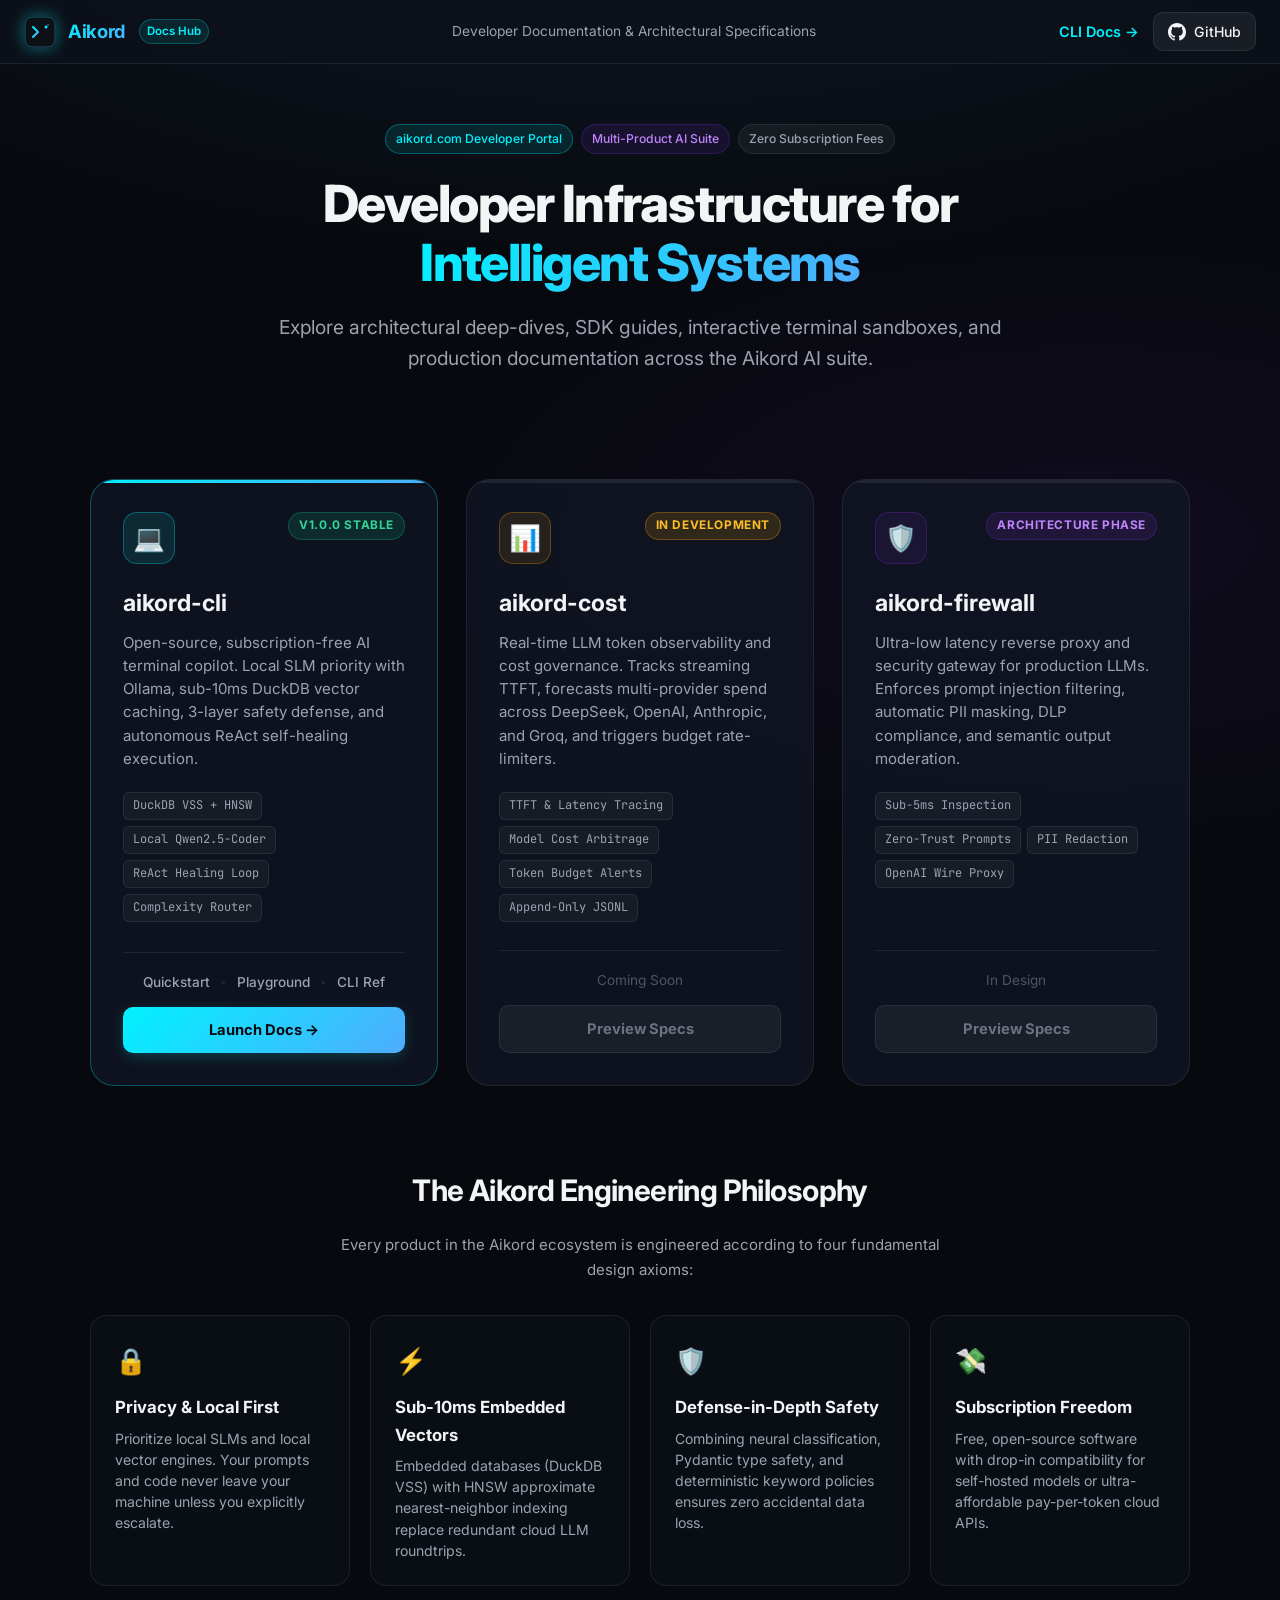
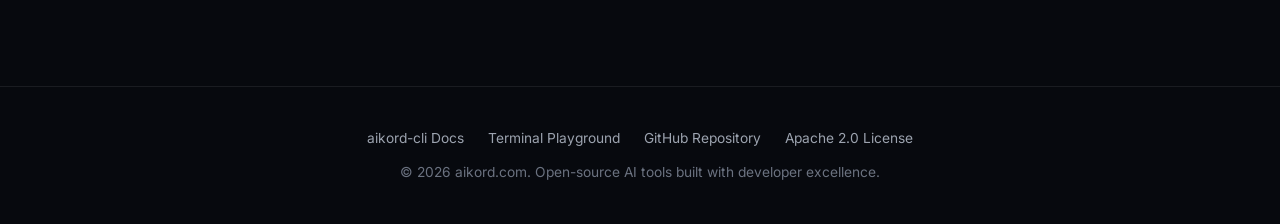
<file: docs/index.html>
<!DOCTYPE html>
<html lang="en">

<head>
  <meta charset="UTF-8">
  <meta name="viewport" content="width=device-width, initial-scale=1.0">
  <title>Aikord Documentation Hub | Open-Source AI Developer Tools Suite</title>
  <meta name="description"
    content="Central documentation hub for Aikord AI developer tools: Terminal Copilot (aikord-cli), AI API Cost Tracker, and AI Security Firewall." />
  <link rel="icon" type="image/svg+xml" href="favicon.svg">
  <link rel="stylesheet" href="styles.css">
  <style>
    /* Specific styles for the Central Hub Landing Page */
    .hub-hero {
      text-align: center;
      padding: 60px 20px 50px;
      max-width: 860px;
      margin: 0 auto;
    }

    .hub-title {
      font-size: 3.2rem;
      font-weight: 800;
      letter-spacing: -0.03em;
      line-height: 1.15;
      margin-bottom: 20px;
    }

    .hub-subtitle {
      font-size: 1.2rem;
      color: var(--text-secondary);
      line-height: 1.6;
      margin-bottom: 36px;
    }

    .hub-product-grid {
      display: grid;
      grid-template-columns: repeat(auto-fit, minmax(320px, 1fr));
      gap: 28px;
      max-width: 1140px;
      margin: 20px auto 80px;
      padding: 0 20px;
    }

    .hub-card {
      background: var(--bg-card);
      border: 1px solid var(--border-subtle);
      border-radius: var(--radius-xl);
      padding: 32px;
      display: flex;
      flex-direction: column;
      justify-content: space-between;
      transition: var(--transition-normal);
      position: relative;
      overflow: hidden;
    }

    .hub-card::before {
      content: '';
      position: absolute;
      top: 0;
      left: 0;
      right: 0;
      height: 3px;
      background: var(--border-subtle);
      transition: var(--transition-normal);
    }

    .hub-card:hover {
      background: var(--bg-card-hover);
      transform: translateY(-4px);
      box-shadow: 0 16px 40px rgba(0, 0, 0, 0.6);
    }

    .hub-card.active-product {
      border-color: rgba(0, 242, 254, 0.3);
    }

    .hub-card.active-product::before {
      background: var(--grad-cyan-blue);
    }

    .hub-card.active-product:hover {
      box-shadow: 0 0 35px rgba(0, 242, 254, 0.18);
    }

    .hub-card-header {
      display: flex;
      align-items: flex-start;
      justify-content: space-between;
      margin-bottom: 20px;
    }

    .hub-card-icon {
      width: 52px;
      height: 52px;
      border-radius: 14px;
      background: rgba(255, 255, 255, 0.05);
      border: 1px solid var(--border-subtle);
      display: flex;
      align-items: center;
      justify-content: center;
      font-size: 1.6rem;
    }

    .status-badge {
      font-size: 0.74rem;
      font-weight: 700;
      padding: 3px 10px;
      border-radius: 999px;
      text-transform: uppercase;
      letter-spacing: 0.05em;
    }

    .status-badge.live {
      background: rgba(16, 185, 129, 0.15);
      color: #34d399;
      border: 1px solid rgba(16, 185, 129, 0.3);
    }

    .status-badge.dev {
      background: rgba(245, 158, 11, 0.15);
      color: #fbbf24;
      border: 1px solid rgba(245, 158, 11, 0.3);
    }

    .status-badge.planning {
      background: rgba(121, 40, 202, 0.15);
      color: #c084fc;
      border: 1px solid rgba(121, 40, 202, 0.3);
    }

    .hub-product-name {
      font-size: 1.45rem;
      font-weight: 700;
      color: var(--text-main);
      margin-bottom: 8px;
    }

    .hub-product-desc {
      font-size: 0.94rem;
      color: var(--text-secondary);
      line-height: 1.55;
      margin-bottom: 22px;
    }

    .hub-feature-pills {
      display: flex;
      flex-wrap: wrap;
      gap: 6px;
      margin-bottom: 28px;
    }

    .hub-pill {
      font-size: 0.75rem;
      background: rgba(255, 255, 255, 0.04);
      border: 1px solid var(--border-subtle);
      border-radius: 6px;
      padding: 3px 9px;
      color: var(--text-secondary);
      font-family: var(--font-mono);
    }

    .hub-card-action {
      display: flex;
      flex-direction: column;
      gap: 14px;
      border-top: 1px solid var(--border-subtle);
      padding-top: 18px;
    }

    .hub-card-links {
      display: flex;
      align-items: center;
      justify-content: center;
      gap: 10px;
      font-size: 0.85rem;
      flex-wrap: wrap;
    }

    .hub-card-links a {
      color: var(--text-secondary);
      text-decoration: none;
      transition: var(--transition-fast);
      font-weight: 500;
    }

    .hub-card-links a:hover {
      color: var(--accent-cyan);
    }

    .hub-link-sep {
      color: var(--border-subtle);
      font-size: 0.75rem;
      user-select: none;
    }

    .hub-btn {
      display: inline-flex;
      align-items: center;
      justify-content: center;
      gap: 8px;
      background: var(--grad-cyan-blue);
      color: #07090e;
      font-weight: 700;
      font-size: 0.92rem;
      padding: 11px 20px;
      border-radius: var(--radius-md);
      text-decoration: none;
      transition: var(--transition-fast);
      width: 100%;
      text-align: center;
      box-shadow: 0 4px 14px rgba(0, 242, 254, 0.2);
    }

    .hub-btn:hover {
      filter: brightness(1.12);
      transform: translateY(-1px);
      box-shadow: 0 6px 20px rgba(0, 242, 254, 0.35);
    }

    .hub-btn.secondary {
      background: rgba(255, 255, 255, 0.05);
      border: 1px solid var(--border-subtle);
      color: var(--text-muted);
      cursor: default;
      box-shadow: none;
    }

    .hub-btn.secondary:hover {
      filter: none;
      transform: none;
      box-shadow: none;
    }

    .pillars-section {
      max-width: 1140px;
      margin: 40px auto 100px;
      padding: 0 20px;
    }

    .pillars-grid {
      display: grid;
      grid-template-columns: repeat(auto-fit, minmax(240px, 1fr));
      gap: 20px;
      margin-top: 24px;
    }

    .pillar-box {
      background: rgba(13, 17, 26, 0.6);
      border: 1px solid var(--border-subtle);
      border-radius: var(--radius-lg);
      padding: 24px;
    }

    .pillar-box h3 {
      font-size: 1.05rem;
      margin: 12px 0 6px;
      color: var(--text-main);
    }

    .pillar-box p {
      font-size: 0.88rem;
      color: var(--text-secondary);
      margin: 0;
      line-height: 1.5;
    }

    .site-footer {
      border-top: 1px solid var(--border-subtle);
      padding: 40px 24px;
      text-align: center;
      color: var(--text-muted);
      font-size: 0.86rem;
    }

    .footer-links {
      display: flex;
      justify-content: center;
      gap: 24px;
      margin-bottom: 12px;
    }

    .footer-links a {
      color: var(--text-secondary);
      text-decoration: none;
    }

    .footer-links a:hover {
      color: var(--accent-cyan);
    }

    @media (max-width: 640px) {
      .hub-card {
        padding: 24px;
      }
      .hub-product-grid {
        grid-template-columns: 1fr;
        padding: 0 16px;
      }
    }
  </style>
</head>

<body>

  <!-- Top Header Navigation -->
  <header class="site-header" style="position: sticky;">
    <div class="header-left">
      <a href="/" class="brand-link">
        <img src="favicon.svg" alt="Aikord Logo" class="brand-logo" />
        <span class="brand-title">Aikord</span>
        <span class="badge-version">Docs Hub</span>
      </a>
    </div>

    <div class="header-center">
      <div style="font-size: 0.86rem; color: var(--text-secondary); text-align: center;">
        Developer Documentation &amp; Architectural Specifications
      </div>
    </div>

    <div class="header-right">
      <a href="./cli/" class="nav-link" style="color: var(--accent-cyan); font-weight: 600;">CLI Docs →</a>
      <a href="https://github.com/Apoorv2402/aikord-cli" target="_blank" rel="noopener noreferrer" class="github-btn">
        <svg width="18" height="18" viewBox="0 0 24 24" fill="currentColor">
          <path
            d="M12 0C5.37 0 0 5.37 0 12c0 5.31 3.435 9.795 8.205 11.385.6.105.825-.255.825-.57 0-.285-.015-1.23-.015-2.235-3.015.555-3.795-.735-4.035-1.41-.135-.345-.72-1.41-1.23-1.695-.42-.225-1.02-.78-.015-.795.945-.015 1.62.87 1.845 1.23 1.08 1.815 2.805 1.305 3.495.99.105-.78.42-1.305.765-1.605-2.67-.3-5.46-1.335-5.46-5.925 0-1.305.465-2.385 1.23-3.225-.12-.3-.54-1.53.12-3.18 0 0 1.005-.315 3.3 1.23.96-.27 1.98-.405 3-.405s2.04.135 3 .405c2.295-1.56 3.3-1.23 3.3-1.23.66 1.65.24 2.88.12 3.18.765.84 1.23 1.905 1.23 3.225 0 4.605-2.805 5.625-5.475 5.925.435.375.81 1.095.81 2.22 0 1.605-.015 2.895-.015 3.3 0 .315.225.69.825.57A12.02 12.02 0 0024 12c0-6.63-5.37-12-12-12z" />
        </svg>
        GitHub
      </a>
    </div>
  </header>

  <!-- Hub Hero -->
  <section class="hub-hero">
    <div class="hero-tags" style="justify-content: center;">
      <span class="tag-pill cyan">aikord.com Developer Portal</span>
      <span class="tag-pill purple">Multi-Product AI Suite</span>
      <span class="tag-pill">Zero Subscription Fees</span>
    </div>

    <h1 class="hub-title">
      Developer Infrastructure for <br />
      <span class="text-gradient">Intelligent Systems</span>
    </h1>

    <p class="hub-subtitle">
      Explore architectural deep-dives, SDK guides, interactive terminal sandboxes, and production documentation across
      the Aikord AI suite.
    </p>
  </section>

  <!-- Product Catalog Grid -->
  <section class="hub-product-grid">

    <!-- Product 1: aikord-cli (LIVE) -->
    <div class="hub-card active-product">
      <div>
        <div class="hub-card-header">
          <div class="hub-card-icon" style="background: rgba(0, 242, 254, 0.1); border-color: rgba(0, 242, 254, 0.3);">
            💻</div>
          <span class="status-badge live">v1.0.0 Stable</span>
        </div>
        <h2 class="hub-product-name">aikord-cli</h2>
        <p class="hub-product-desc">
          Open-source, subscription-free AI terminal copilot. Local SLM priority with Ollama, sub-10ms DuckDB vector
          caching, 3-layer safety defense, and autonomous ReAct self-healing execution.
        </p>
        <div class="hub-feature-pills">
          <span class="hub-pill">DuckDB VSS + HNSW</span>
          <span class="hub-pill">Local Qwen2.5-Coder</span>
          <span class="hub-pill">ReAct Healing Loop</span>
          <span class="hub-pill">Complexity Router</span>
        </div>
      </div>
      <div class="hub-card-action">
        <div class="hub-card-links">
          <a href="./cli/#quickstart">Quickstart</a>
          <span class="hub-link-sep">•</span>
          <a href="./cli/#playground">Playground</a>
          <span class="hub-link-sep">•</span>
          <a href="./cli/#cli-reference">CLI Ref</a>
        </div>
        <a href="./cli/" class="hub-btn">Launch Docs →</a>
      </div>
    </div>

    <!-- Product 2: aikord-cost (IN DEVELOPMENT) -->
    <div class="hub-card">
      <div>
        <div class="hub-card-header">
          <div class="hub-card-icon"
            style="background: rgba(245, 158, 11, 0.1); border-color: rgba(245, 158, 11, 0.3);">📊</div>
          <span class="status-badge dev">In Development</span>
        </div>
        <h2 class="hub-product-name">aikord-cost</h2>
        <p class="hub-product-desc">
          Real-time LLM token observability and cost governance. Tracks streaming TTFT, forecasts multi-provider spend
          across DeepSeek, OpenAI, Anthropic, and Groq, and triggers budget rate-limiters.
        </p>
        <div class="hub-feature-pills">
          <span class="hub-pill">TTFT &amp; Latency Tracing</span>
          <span class="hub-pill">Model Cost Arbitrage</span>
          <span class="hub-pill">Token Budget Alerts</span>
          <span class="hub-pill">Append-Only JSONL</span>
        </div>
      </div>
      <div class="hub-card-action">
        <div class="hub-card-links">
          <span style="color: var(--text-dim); font-size: 0.85rem;">Coming Soon</span>
        </div>
        <span class="hub-btn secondary">Preview Specs</span>
      </div>
    </div>

    <!-- Product 3: aikord-firewall (PLANNING) -->
    <div class="hub-card">
      <div>
        <div class="hub-card-header">
          <div class="hub-card-icon"
            style="background: rgba(121, 40, 202, 0.1); border-color: rgba(121, 40, 202, 0.3);">🛡️</div>
          <span class="status-badge planning">Architecture Phase</span>
        </div>
        <h2 class="hub-product-name">aikord-firewall</h2>
        <p class="hub-product-desc">
          Ultra-low latency reverse proxy and security gateway for production LLMs. Enforces prompt injection filtering,
          automatic PII masking, DLP compliance, and semantic output moderation.
        </p>
        <div class="hub-feature-pills">
          <span class="hub-pill">Sub-5ms Inspection</span>
          <span class="hub-pill">Zero-Trust Prompts</span>
          <span class="hub-pill">PII Redaction</span>
          <span class="hub-pill">OpenAI Wire Proxy</span>
        </div>
      </div>
      <div class="hub-card-action">
        <div class="hub-card-links">
          <span style="color: var(--text-dim); font-size: 0.85rem;">In Design</span>
        </div>
        <span class="hub-btn secondary">Preview Specs</span>
      </div>
    </div>

  </section>

  <!-- Architectural Pillars -->
  <section class="pillars-section">
    <h2 class="section-heading"
      style="justify-content: center; text-align: center; border-bottom: none; margin-bottom: 8px;">
      The Aikord Engineering Philosophy
    </h2>
    <p style="text-align: center; color: var(--text-secondary); max-width: 600px; margin: 0 auto 32px;">
      Every product in the Aikord ecosystem is engineered according to four fundamental design axioms:
    </p>

    <div class="pillars-grid">
      <div class="pillar-box">
        <div style="font-size: 1.6rem;">🔒</div>
        <h3>Privacy &amp; Local First</h3>
        <p>Prioritize local SLMs and local vector engines. Your prompts and code never leave your machine unless you
          explicitly escalate.</p>
      </div>

      <div class="pillar-box">
        <div style="font-size: 1.6rem;">⚡</div>
        <h3>Sub-10ms Embedded Vectors</h3>
        <p>Embedded databases (DuckDB VSS) with HNSW approximate nearest-neighbor indexing replace redundant cloud LLM
          roundtrips.</p>
      </div>

      <div class="pillar-box">
        <div style="font-size: 1.6rem;">🛡️</div>
        <h3>Defense-in-Depth Safety</h3>
        <p>Combining neural classification, Pydantic type safety, and deterministic keyword policies ensures zero
          accidental data loss.</p>
      </div>

      <div class="pillar-box">
        <div style="font-size: 1.6rem;">💸</div>
        <h3>Subscription Freedom</h3>
        <p>Free, open-source software with drop-in compatibility for self-hosted models or ultra-affordable
          pay-per-token cloud APIs.</p>
      </div>
    </div>
  </section>

  <!-- Footer -->
  <footer class="site-footer">
    <div class="footer-links">
      <a href="./cli/">aikord-cli Docs</a>
      <a href="./cli/#playground">Terminal Playground</a>
      <a href="https://github.com/Apoorv2402/aikord-cli">GitHub Repository</a>
      <a href="https://opensource.org/licenses/Apache-2.0">Apache 2.0 License</a>
    </div>
    <div>© 2026 aikord.com. Open-source AI tools built with developer excellence.</div>
  </footer>

</body>

</html>
</file>
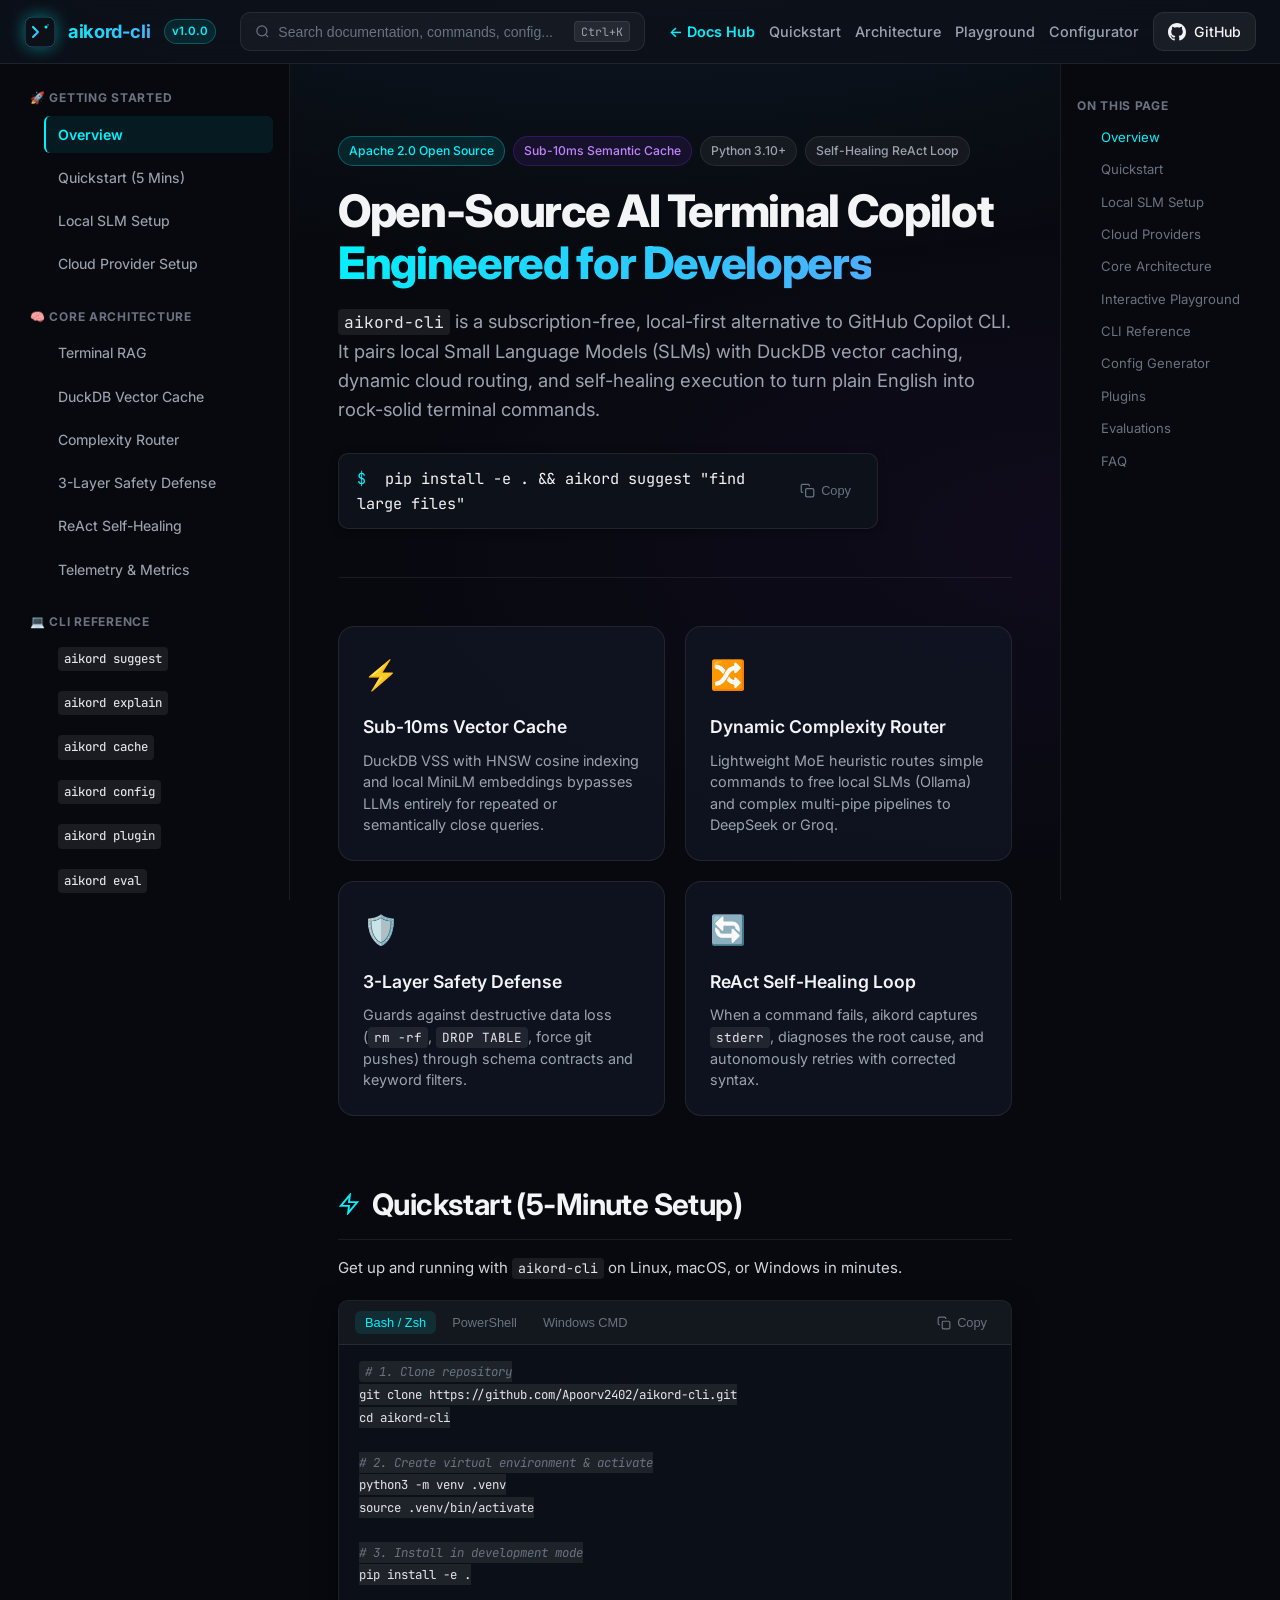
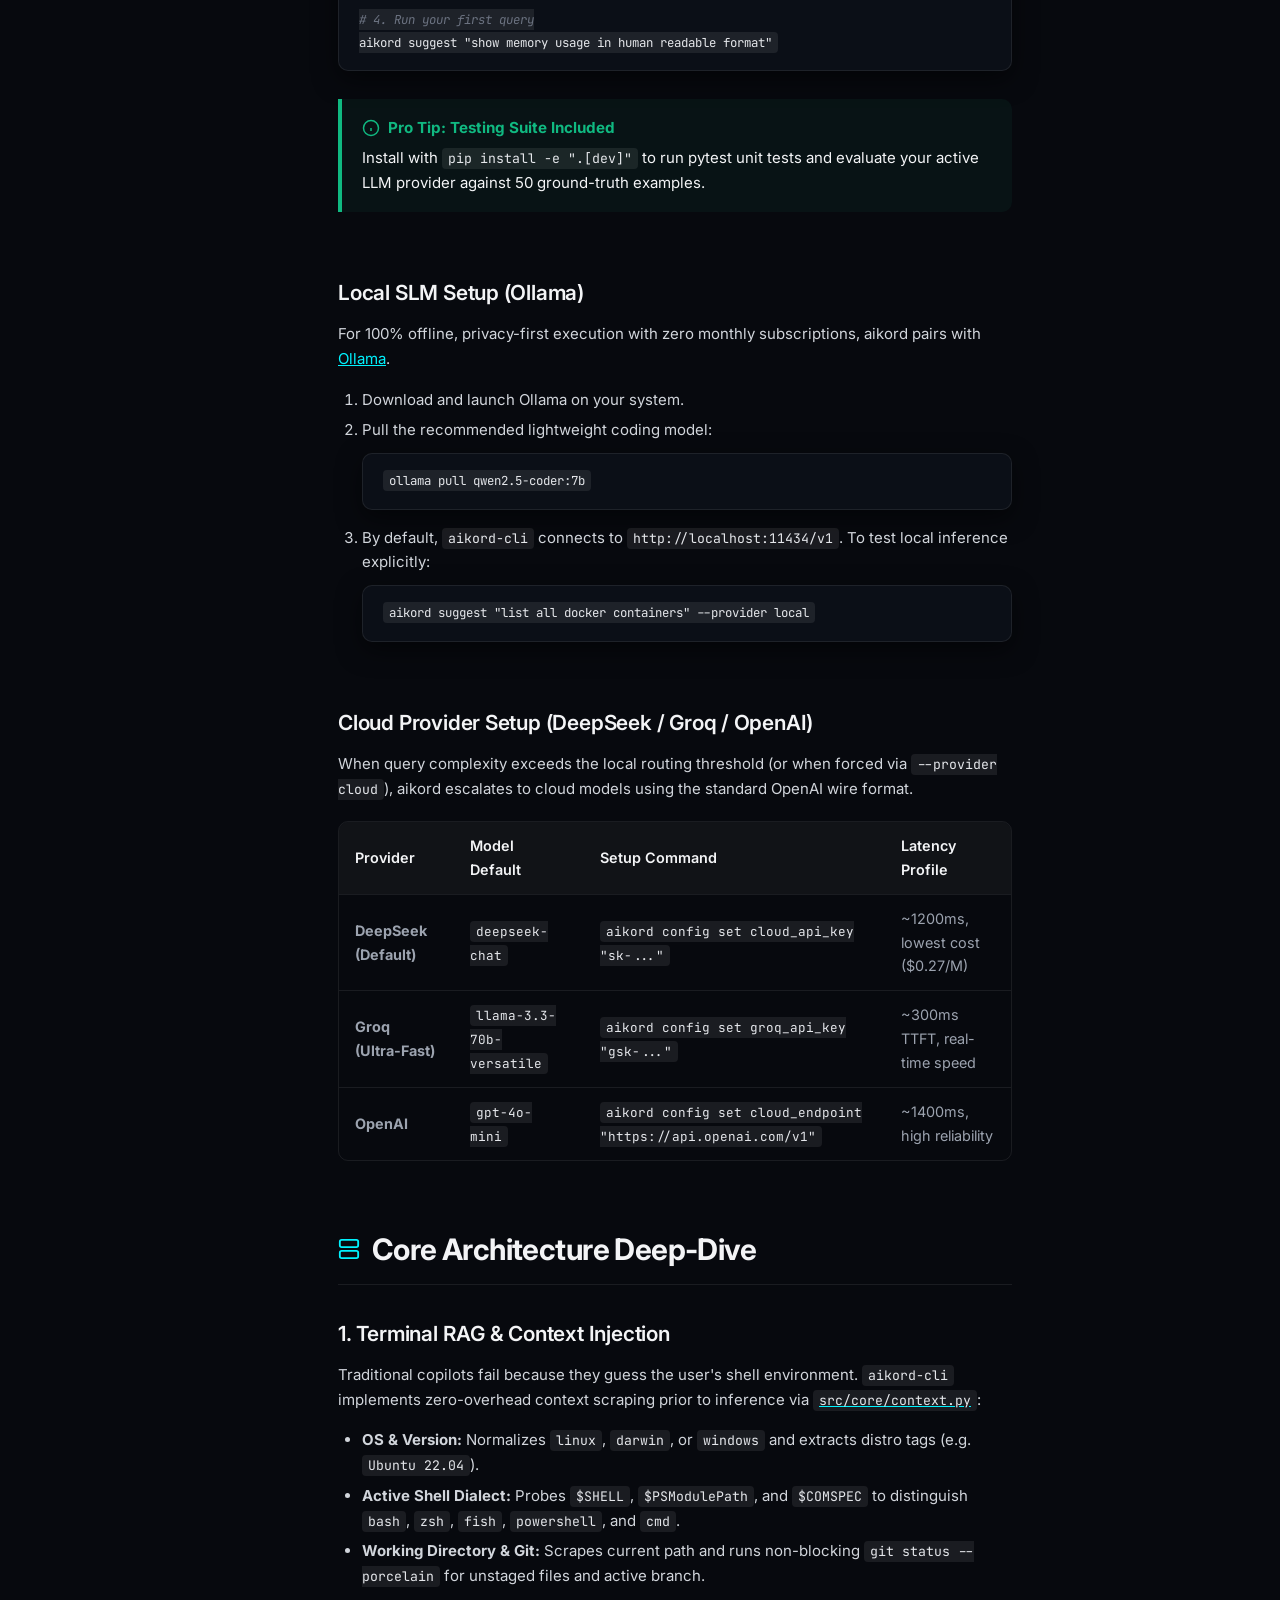
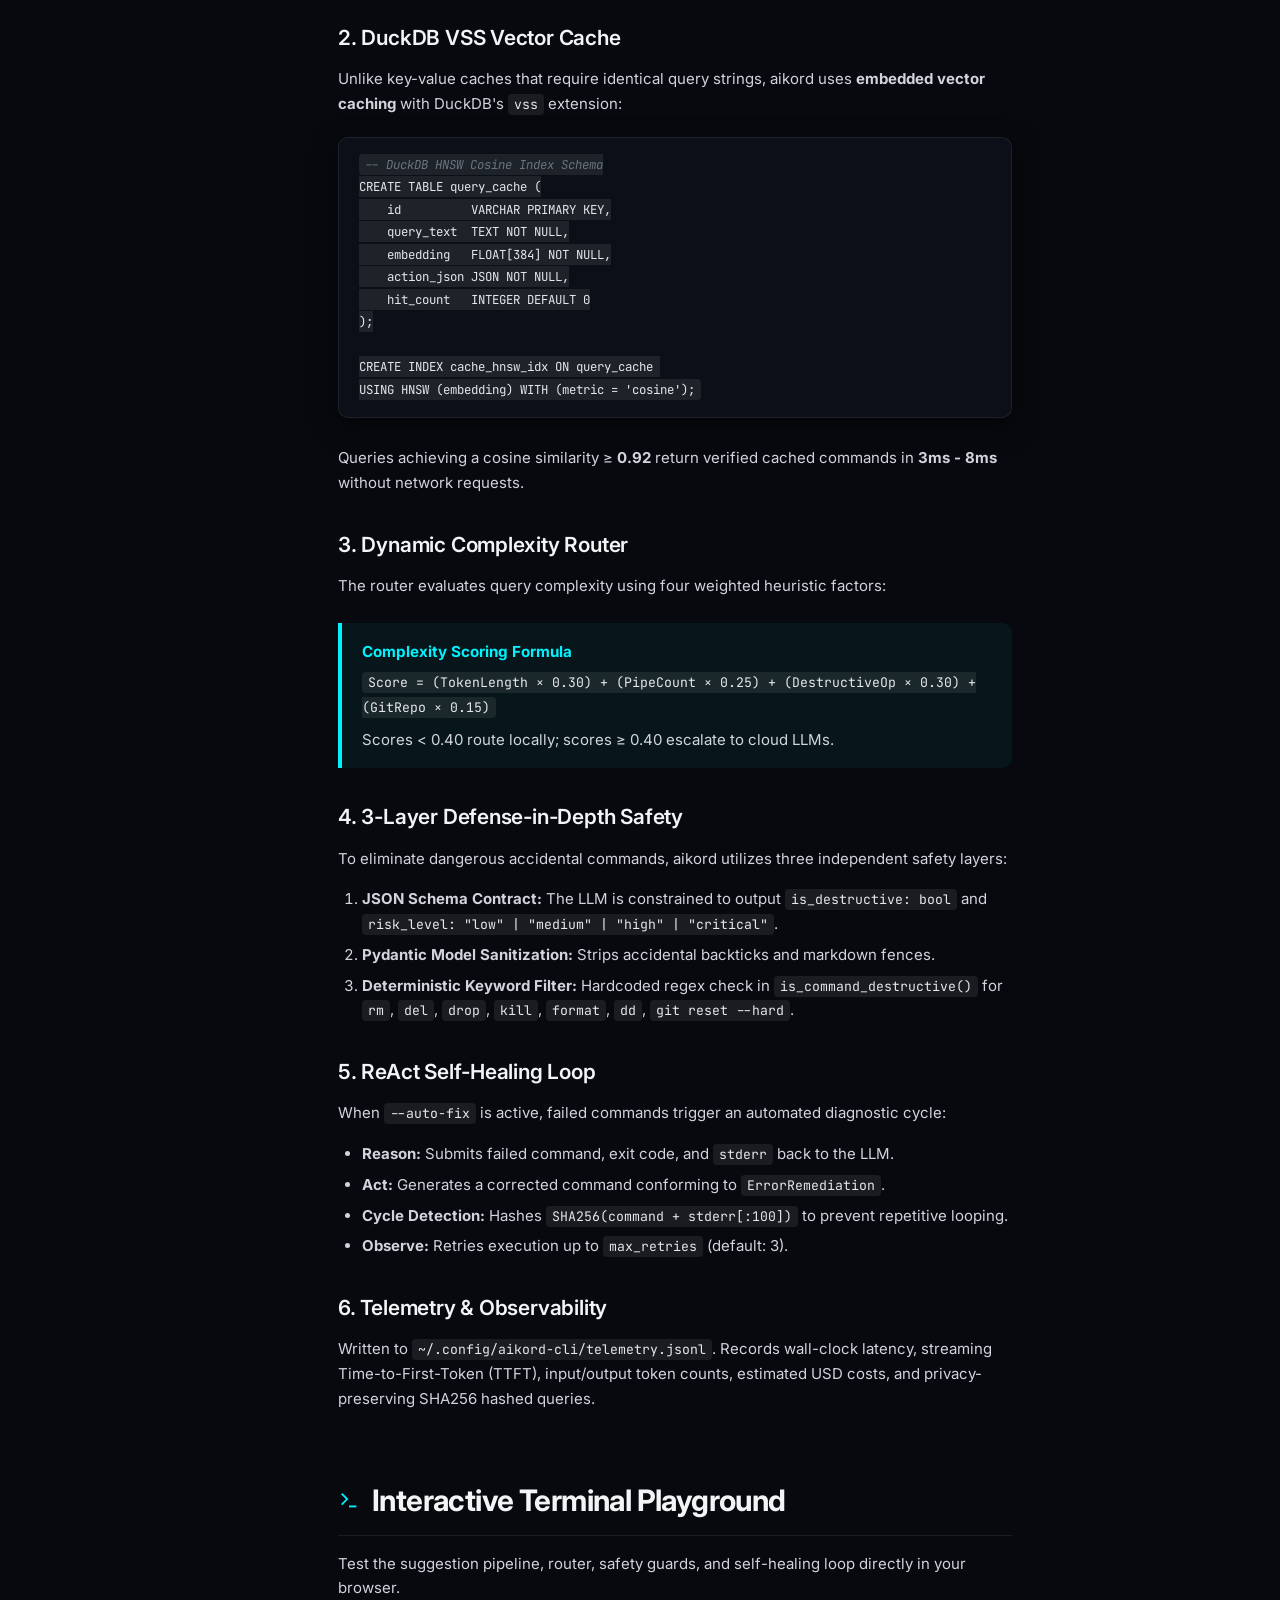
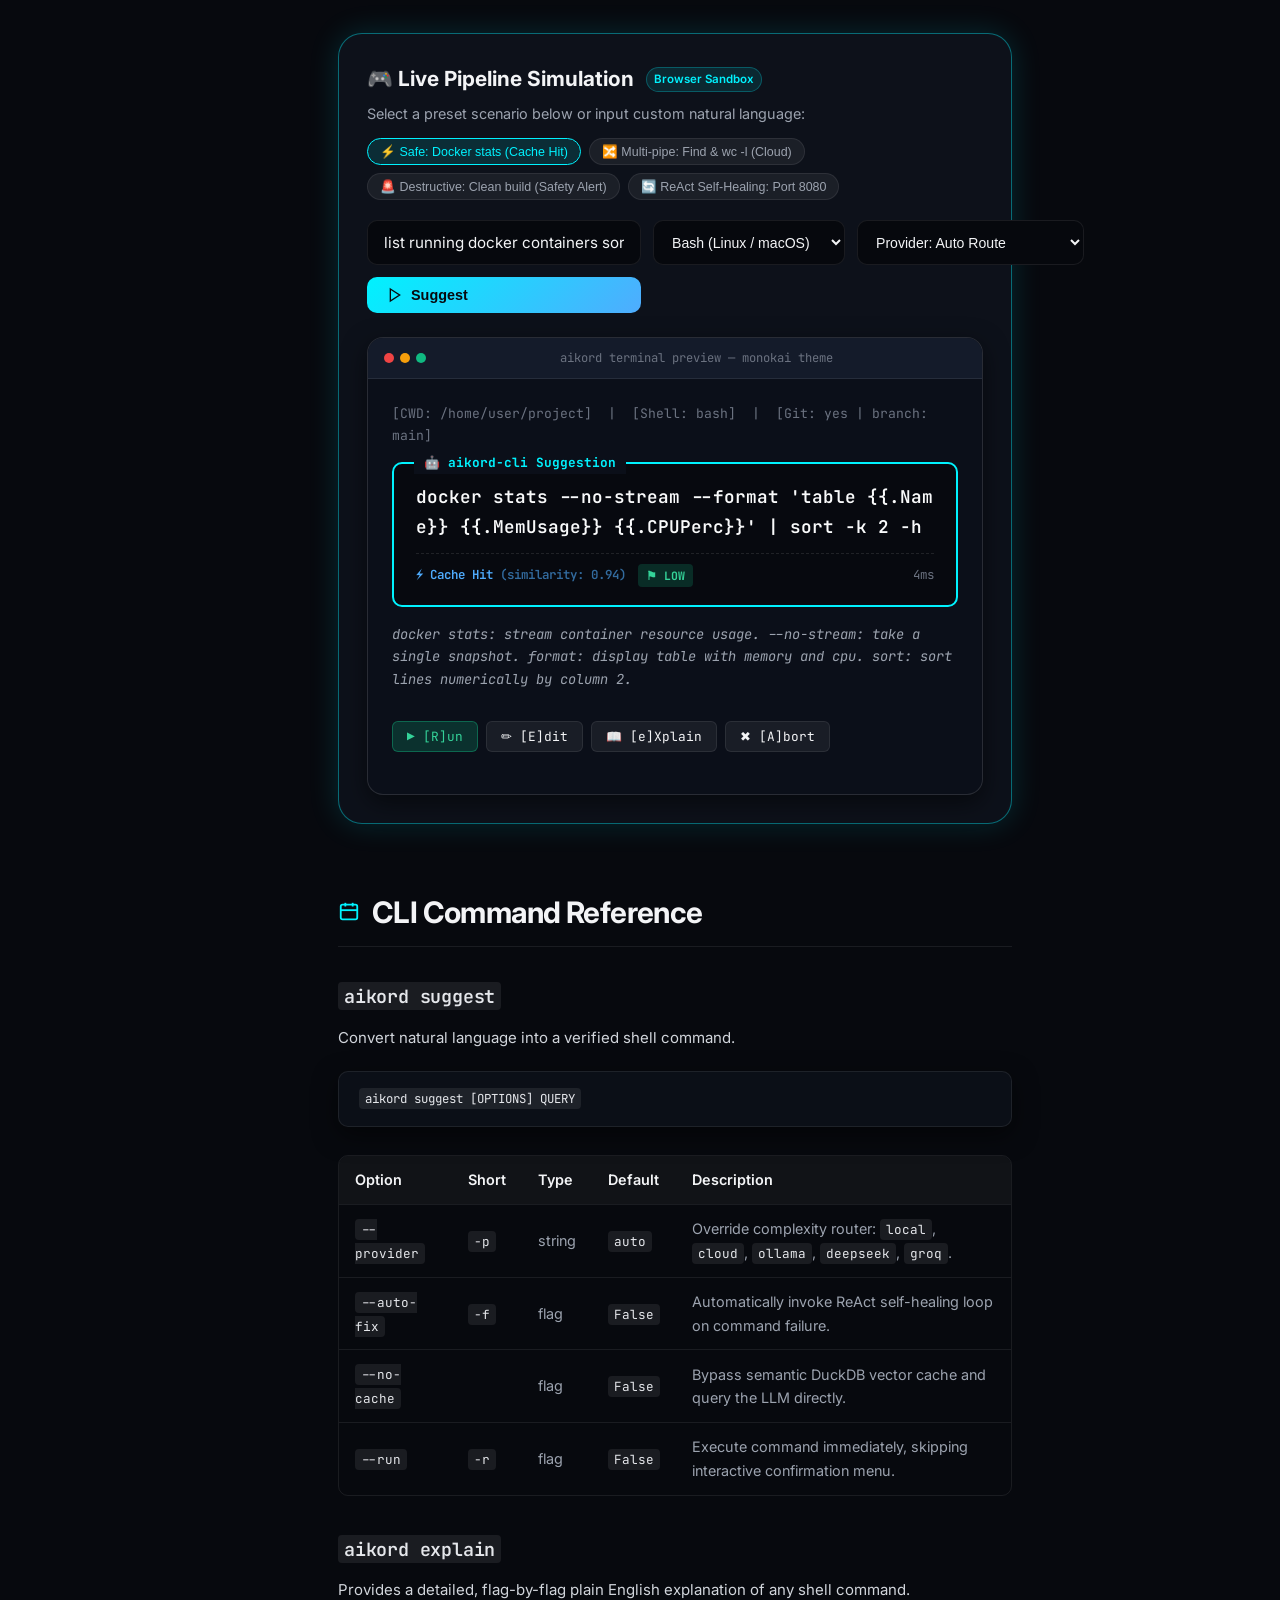
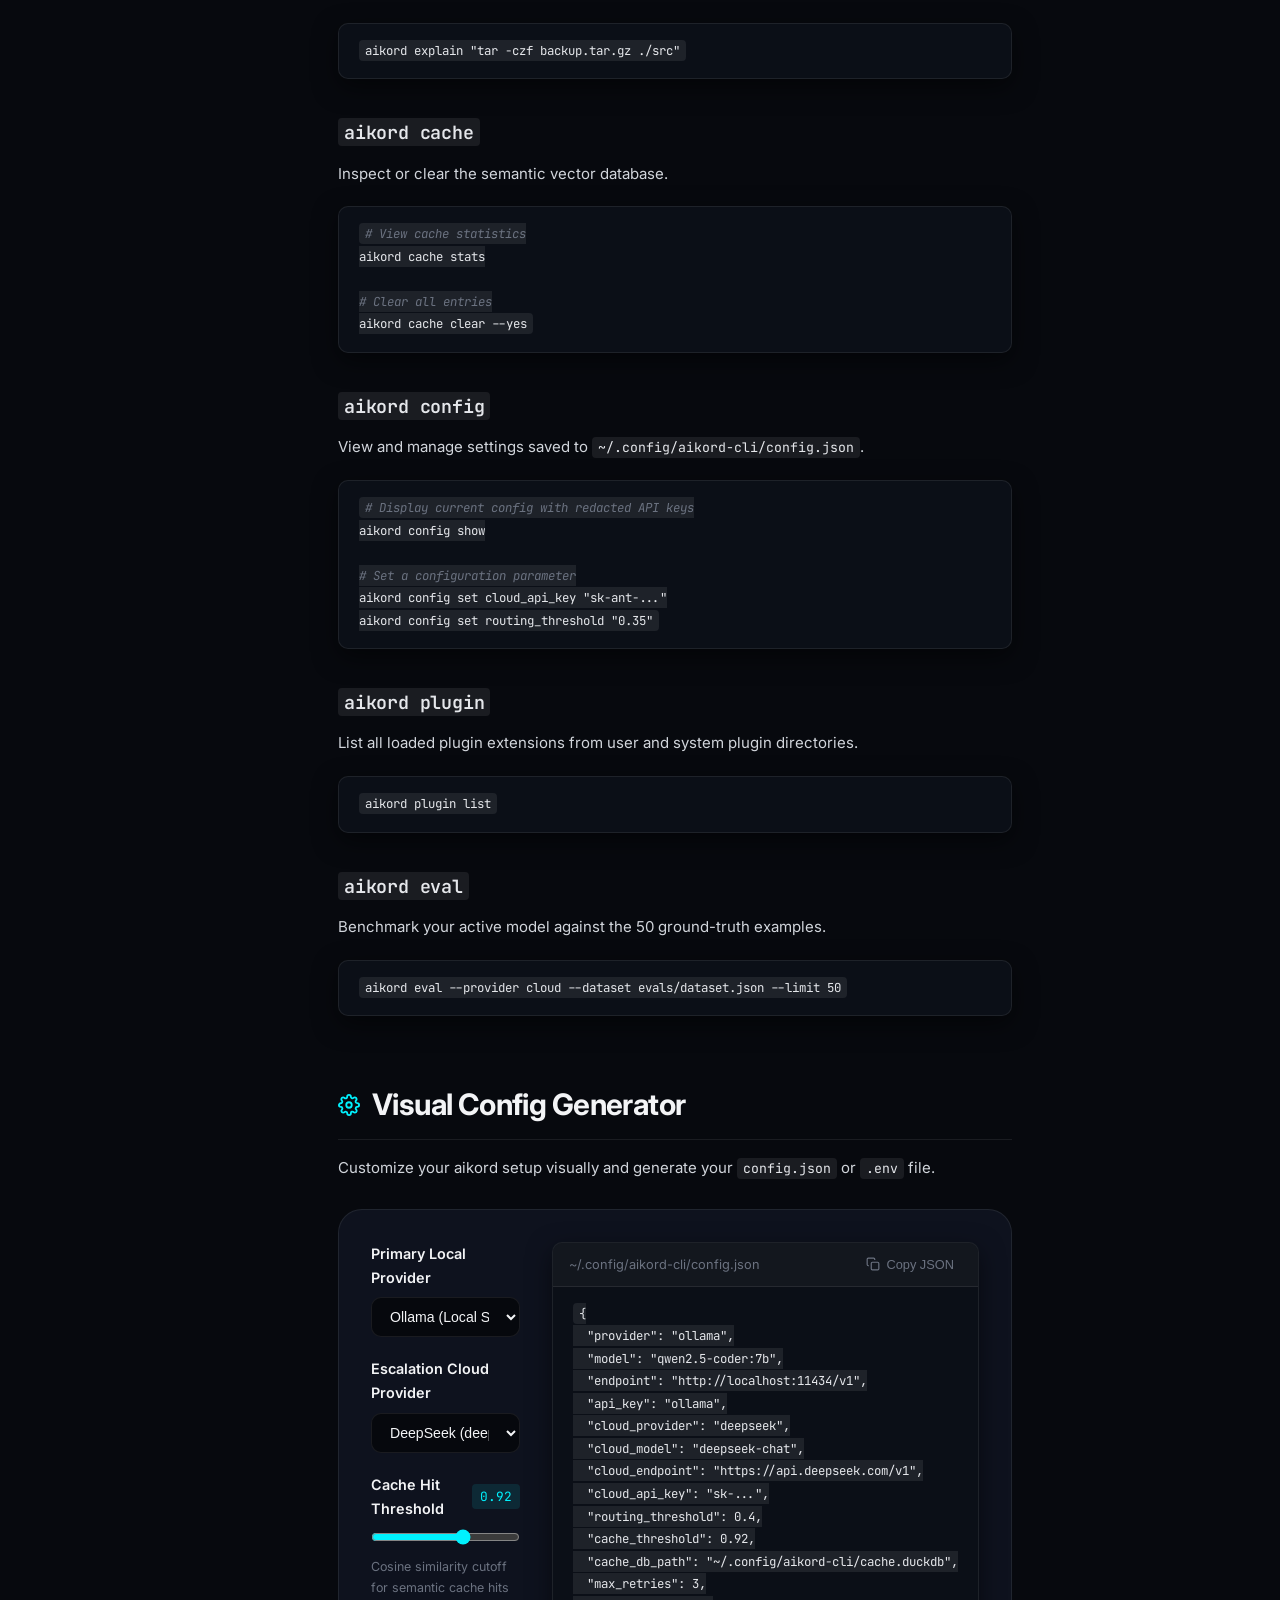
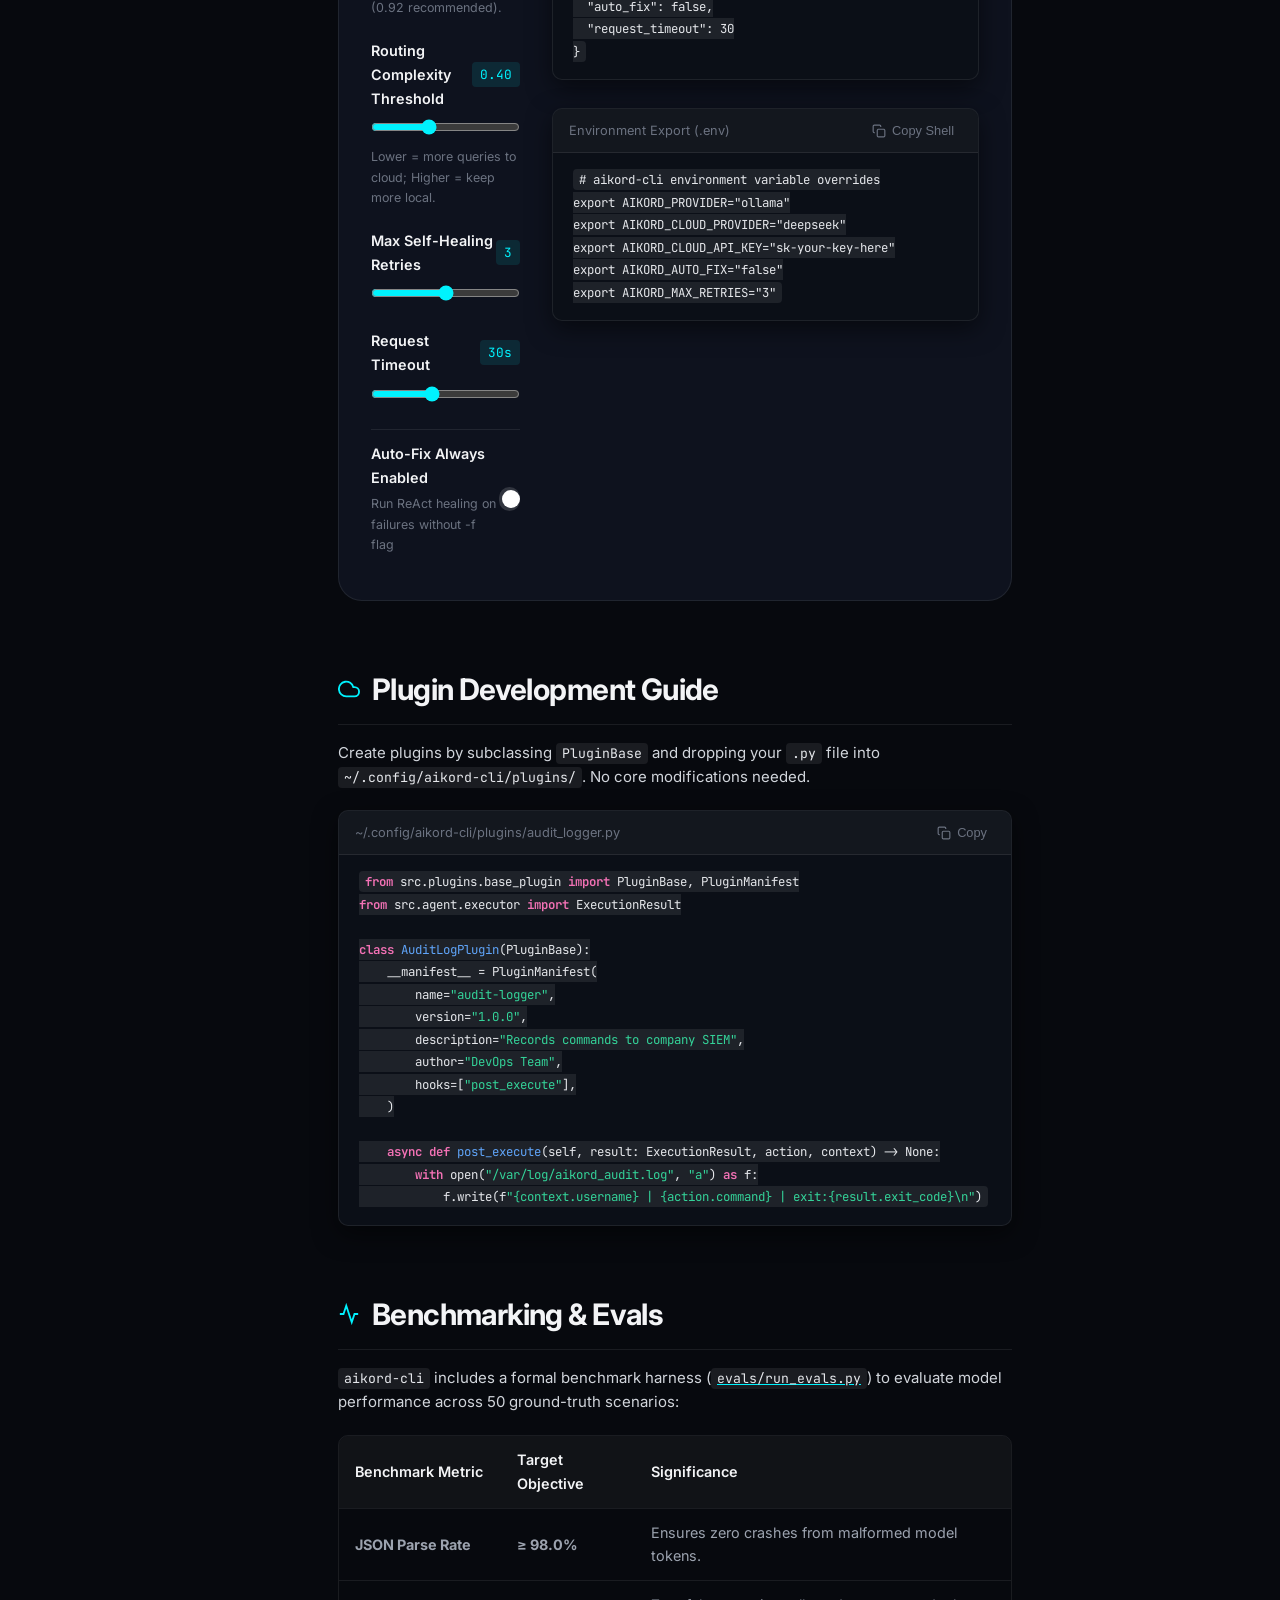
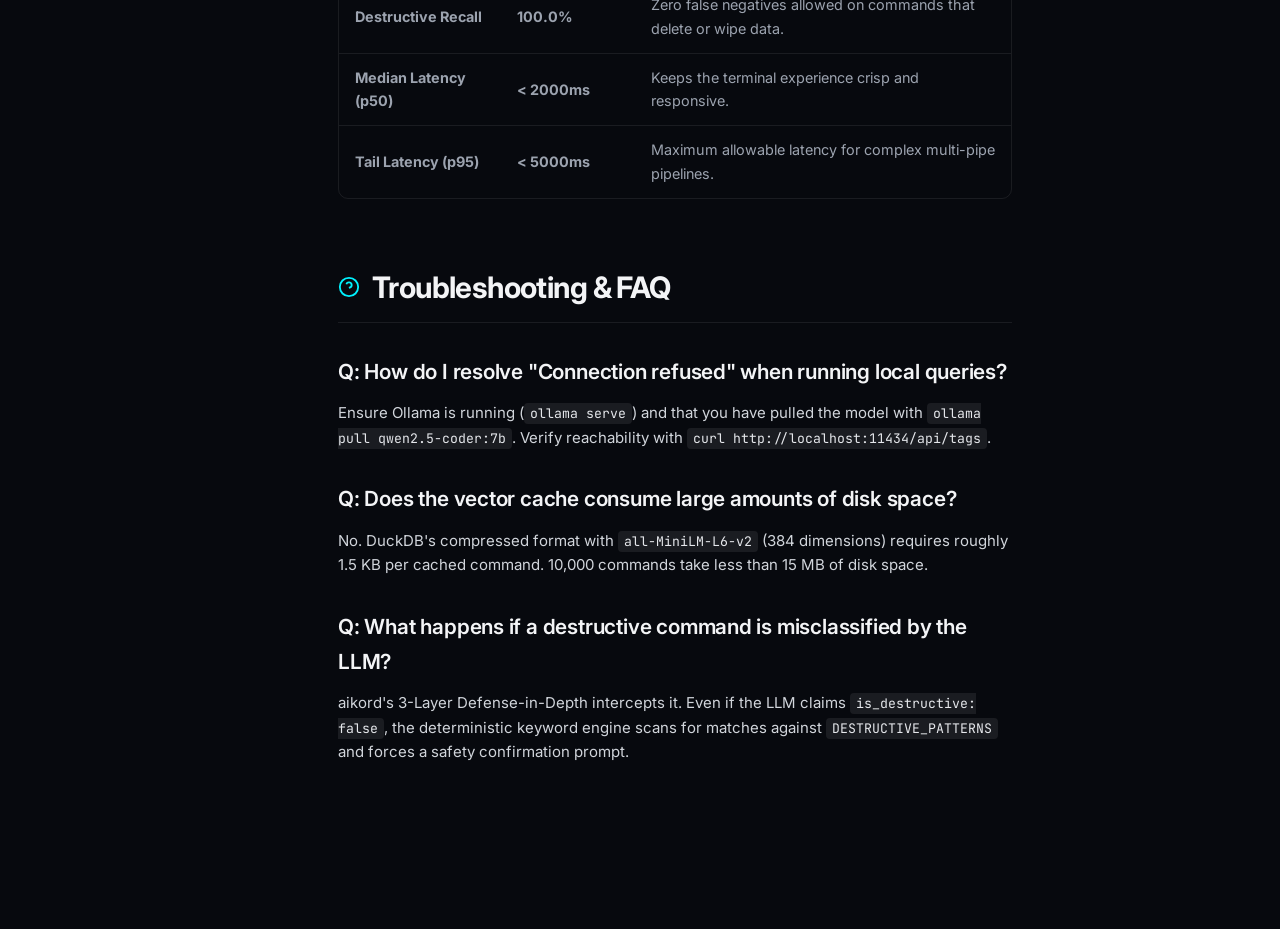
<file: docs/cli/index.html>
<!DOCTYPE html>
<html lang="en">
<head>
  <meta charset="UTF-8">
  <meta name="viewport" content="width=device-width, initial-scale=1.0">
  <title>aikord-cli Developer Documentation | Open-Source AI Terminal Copilot</title>
  <meta name="description" content="Official developer documentation for aikord-cli: Open-source, subscription-free AI terminal copilot with local SLMs, DuckDB VSS semantic caching, and ReAct self-healing execution." />
  <link rel="icon" type="image/svg+xml" href="favicon.svg">
  <link rel="stylesheet" href="styles.css">
</head>
<body>

  <!-- =======================================================================
       Header Navigation
       ======================================================================= -->
  <header class="site-header">
    <div class="header-left">
      <button class="menu-toggle-btn" id="menu-toggle" aria-label="Toggle Navigation Sidebar">
        <svg width="20" height="20" viewBox="0 0 24 24" fill="none" stroke="currentColor" stroke-width="2" stroke-linecap="round"><line x1="3" y1="12" x2="21" y2="12"></line><line x1="3" y1="6" x2="21" y2="6"></line><line x1="3" y1="18" x2="21" y2="18"></line></svg>
      </button>
      <a href="#overview" class="brand-link">
        <img src="favicon.svg" alt="aikord-cli logo" class="brand-logo" />
        <span class="brand-title">aikord-cli</span>
        <span class="badge-version">v1.0.0</span>
      </a>
    </div>

    <div class="header-center">
      <button class="quick-search-btn" id="quick-search-trigger" aria-label="Quick Search">
        <span class="search-placeholder">
          <svg width="15" height="15" viewBox="0 0 24 24" fill="none" stroke="currentColor" stroke-width="2"><circle cx="11" cy="11" r="8"></circle><line x1="21" y1="21" x2="16.65" y2="16.65"></line></svg>
          Search documentation, commands, config...
        </span>
        <kbd class="search-shortcut">Ctrl+K</kbd>
      </button>
    </div>

    <div class="header-right">
      <a href="../" class="nav-link" style="color: var(--accent-cyan); font-weight: 600;">← Docs Hub</a>
      <a href="#quickstart" class="nav-link">Quickstart</a>
      <a href="#architecture" class="nav-link">Architecture</a>
      <a href="#playground" class="nav-link">Playground</a>
      <a href="#configurator" class="nav-link">Configurator</a>
      <a href="https://github.com/Apoorv2402/aikord-cli" target="_blank" rel="noopener noreferrer" class="github-btn">
        <svg width="18" height="18" viewBox="0 0 24 24" fill="currentColor"><path d="M12 0C5.37 0 0 5.37 0 12c0 5.31 3.435 9.795 8.205 11.385.6.105.825-.255.825-.57 0-.285-.015-1.23-.015-2.235-3.015.555-3.795-.735-4.035-1.41-.135-.345-.72-1.41-1.23-1.695-.42-.225-1.02-.78-.015-.795.945-.015 1.62.87 1.845 1.23 1.08 1.815 2.805 1.305 3.495.99.105-.78.42-1.305.765-1.605-2.67-.3-5.46-1.335-5.46-5.925 0-1.305.465-2.385 1.23-3.225-.12-.3-.54-1.53.12-3.18 0 0 1.005-.315 3.3 1.23.96-.27 1.98-.405 3-.405s2.04.135 3 .405c2.295-1.56 3.3-1.23 3.3-1.23.66 1.65.24 2.88.12 3.18.765.84 1.23 1.905 1.23 3.225 0 4.605-2.805 5.625-5.475 5.925.435.375.81 1.095.81 2.22 0 1.605-.015 2.895-.015 3.3 0 .315.225.69.825.57A12.02 12.02 0 0024 12c0-6.63-5.37-12-12-12z"/></svg>
        GitHub
      </a>
    </div>
  </header>

  <!-- =======================================================================
       Main Layout (Sidebar + Content + TOC)
       ======================================================================= -->
  <div class="docs-container">

    <!-- Left Navigation Sidebar -->
    <aside class="docs-sidebar" id="docs-sidebar">
      <div class="sidebar-group">
        <div class="sidebar-group-title">🚀 Getting Started</div>
        <ul class="sidebar-links">
          <li><a href="#overview" class="sidebar-link active">Overview</a></li>
          <li><a href="#quickstart" class="sidebar-link">Quickstart (5 Mins)</a></li>
          <li><a href="#ollama-setup" class="sidebar-link">Local SLM Setup</a></li>
          <li><a href="#cloud-setup" class="sidebar-link">Cloud Provider Setup</a></li>
        </ul>
      </div>

      <div class="sidebar-group">
        <div class="sidebar-group-title">🧠 Core Architecture</div>
        <ul class="sidebar-links">
          <li><a href="#context-injection" class="sidebar-link">Terminal RAG</a></li>
          <li><a href="#semantic-cache" class="sidebar-link">DuckDB Vector Cache</a></li>
          <li><a href="#complexity-router" class="sidebar-link">Complexity Router</a></li>
          <li><a href="#safety-architecture" class="sidebar-link">3-Layer Safety Defense</a></li>
          <li><a href="#self-healing" class="sidebar-link">ReAct Self-Healing</a></li>
          <li><a href="#telemetry" class="sidebar-link">Telemetry & Metrics</a></li>
        </ul>
      </div>

      <div class="sidebar-group">
        <div class="sidebar-group-title">💻 CLI Reference</div>
        <ul class="sidebar-links">
          <li><a href="#cmd-suggest" class="sidebar-link"><code>aikord suggest</code></a></li>
          <li><a href="#cmd-explain" class="sidebar-link"><code>aikord explain</code></a></li>
          <li><a href="#cmd-cache" class="sidebar-link"><code>aikord cache</code></a></li>
          <li><a href="#cmd-config" class="sidebar-link"><code>aikord config</code></a></li>
          <li><a href="#cmd-plugin" class="sidebar-link"><code>aikord plugin</code></a></li>
          <li><a href="#cmd-eval" class="sidebar-link"><code>aikord eval</code></a></li>
        </ul>
      </div>

      <div class="sidebar-group">
        <div class="sidebar-group-title">🎛️ Interactive Tools</div>
        <ul class="sidebar-links">
          <li><a href="#playground" class="sidebar-link">Terminal Playground <span class="sidebar-pill">Live</span></a></li>
          <li><a href="#configurator" class="sidebar-link">Visual Configurator</a></li>
        </ul>
      </div>

      <div class="sidebar-group">
        <div class="sidebar-group-title">🔌 Plugins & Evals</div>
        <ul class="sidebar-links">
          <li><a href="#plugins" class="sidebar-link">Plugin Development</a></li>
          <li><a href="#evals" class="sidebar-link">Evaluation Harness</a></li>
          <li><a href="#faq" class="sidebar-link">FAQ & Troubleshooting</a></li>
        </ul>
      </div>
    </aside>

    <!-- Main Content Area -->
    <main class="docs-main">
      <div class="docs-content-wrapper">

        <!-- Hero Section -->
        <section class="hero-banner" id="overview">
          <div class="hero-tags">
            <span class="tag-pill cyan">Apache 2.0 Open Source</span>
            <span class="tag-pill purple">Sub-10ms Semantic Cache</span>
            <span class="tag-pill">Python 3.10+</span>
            <span class="tag-pill">Self-Healing ReAct Loop</span>
          </div>

          <h1 class="hero-title">
            Open-Source AI Terminal Copilot <br />
            <span class="text-gradient">Engineered for Developers</span>
          </h1>

          <p class="hero-subtitle">
            <code>aikord-cli</code> is a subscription-free, local-first alternative to GitHub Copilot CLI. It pairs local Small Language Models (SLMs) with DuckDB vector caching, dynamic cloud routing, and self-healing execution to turn plain English into rock-solid terminal commands.
          </p>

          <div class="hero-quick-install">
            <div>
              <span class="cmd-prompt">$</span>
              <span class="cmd-text">pip install -e . &amp;&amp; aikord suggest "find large files"</span>
            </div>
            <button class="copy-btn" aria-label="Copy install command">
              <svg width="15" height="15" viewBox="0 0 24 24" fill="none" stroke="currentColor" stroke-width="2"><rect x="9" y="9" width="13" height="13" rx="2" ry="2"></rect><path d="M5 15H4a2 2 0 0 1-2-2V4a2 2 0 0 1 2-2h9a2 2 0 0 1 2 2v1"></path></svg>
              Copy
            </button>
          </div>
        </section>

        <!-- Feature Grid Cards -->
        <section class="doc-section">
          <div class="feature-grid">
            <div class="feature-card">
              <div class="card-icon">⚡</div>
              <h2 class="card-title">Sub-10ms Vector Cache</h2>
              <p class="card-desc">DuckDB VSS with HNSW cosine indexing and local MiniLM embeddings bypasses LLMs entirely for repeated or semantically close queries.</p>
            </div>
            <div class="feature-card">
              <div class="card-icon">🔀</div>
              <h2 class="card-title">Dynamic Complexity Router</h2>
              <p class="card-desc">Lightweight MoE heuristic routes simple commands to free local SLMs (Ollama) and complex multi-pipe pipelines to DeepSeek or Groq.</p>
            </div>
            <div class="feature-card">
              <div class="card-icon">🛡️</div>
              <h2 class="card-title">3-Layer Safety Defense</h2>
              <p class="card-desc">Guards against destructive data loss (<code>rm -rf</code>, <code>DROP TABLE</code>, force git pushes) through schema contracts and keyword filters.</p>
            </div>
            <div class="feature-card">
              <div class="card-icon">🔄</div>
              <h2 class="card-title">ReAct Self-Healing Loop</h2>
              <p class="card-desc">When a command fails, aikord captures <code>stderr</code>, diagnoses the root cause, and autonomously retries with corrected syntax.</p>
            </div>
          </div>
        </section>

        <!-- Section: Quickstart -->
        <section class="doc-section" id="quickstart">
          <h2 class="section-heading">
            <svg width="22" height="22" viewBox="0 0 24 24" fill="none" stroke="var(--accent-cyan)" stroke-width="2"><polygon points="13 2 3 14 12 14 11 22 21 10 12 10 13 2"></polygon></svg>
            Quickstart (5-Minute Setup)
          </h2>
          <p>Get up and running with <code>aikord-cli</code> on Linux, macOS, or Windows in minutes.</p>

          <div class="code-window">
            <div class="code-header">
              <div class="code-tabs">
                <button class="code-tab-btn active" data-tab="bash">Bash / Zsh</button>
                <button class="code-tab-btn" data-tab="pwsh">PowerShell</button>
                <button class="code-tab-btn" data-tab="cmd">Windows CMD</button>
              </div>
              <button class="copy-btn" aria-label="Copy code block">
                <svg width="14" height="14" viewBox="0 0 24 24" fill="none" stroke="currentColor" stroke-width="2"><rect x="9" y="9" width="13" height="13" rx="2" ry="2"></rect><path d="M5 15H4a2 2 0 0 1-2-2V4a2 2 0 0 1 2-2h9a2 2 0 0 1 2 2v1"></path></svg>
                Copy
              </button>
            </div>
            <div class="code-body">
              <pre class="code-pane active" data-pane="bash"><code><span class="token-comment"># 1. Clone repository</span>
git clone https://github.com/Apoorv2402/aikord-cli.git
cd aikord-cli

<span class="token-comment"># 2. Create virtual environment &amp; activate</span>
python3 -m venv .venv
source .venv/bin/activate

<span class="token-comment"># 3. Install in development mode</span>
pip install -e .

<span class="token-comment"># 4. Run your first query</span>
aikord suggest "show memory usage in human readable format"</code></pre>

              <pre class="code-pane" data-pane="pwsh" style="display:none;"><code><span class="token-comment"># 1. Clone repository</span>
git clone https://github.com/Apoorv2402/aikord-cli.git
cd aikord-cli

<span class="token-comment"># 2. Create virtual environment &amp; activate</span>
python -m venv .venv
.venv\Scripts\Activate.ps1

<span class="token-comment"># 3. Install in development mode</span>
pip install -e .

<span class="token-comment"># 4. Run your first query</span>
aikord suggest "find all files modified today"</code></pre>

              <pre class="code-pane" data-pane="cmd" style="display:none;"><code>:: 1. Clone repository
git clone https://github.com/Apoorv2402/aikord-cli.git
cd aikord-cli

:: 2. Create virtual environment &amp; activate
python -m venv .venv
.venv\Scripts\activate.bat

:: 3. Install in development mode
pip install -e .

:: 4. Run your first query
aikord suggest "show network connections"</code></pre>
            </div>
          </div>

          <div class="callout tip">
            <div class="callout-title">
              <svg width="18" height="18" viewBox="0 0 24 24" fill="none" stroke="currentColor" stroke-width="2"><circle cx="12" cy="12" r="10"></circle><line x1="12" y1="16" x2="12" y2="12"></line><line x1="12" y1="8" x2="12.01" y2="8"></line></svg>
              Pro Tip: Testing Suite Included
            </div>
            Install with <code>pip install -e ".[dev]"</code> to run pytest unit tests and evaluate your active LLM provider against 50 ground-truth examples.
          </div>
        </section>

        <!-- Section: Ollama Setup -->
        <section class="doc-section" id="ollama-setup">
          <h3 class="sub-heading">Local SLM Setup (Ollama)</h3>
          <p>For 100% offline, privacy-first execution with zero monthly subscriptions, aikord pairs with <a href="https://ollama.com" target="_blank" rel="noopener noreferrer" style="color:var(--accent-cyan);">Ollama</a>.</p>

          <ol>
            <li>Download and launch Ollama on your system.</li>
            <li>Pull the recommended lightweight coding model:
              <div class="code-window" style="margin: 10px 0 16px;">
                <div class="code-body"><pre><code>ollama pull qwen2.5-coder:7b</code></pre></div>
              </div>
            </li>
            <li>By default, <code>aikord-cli</code> connects to <code>http://localhost:11434/v1</code>. To test local inference explicitly:
              <div class="code-window" style="margin: 10px 0 16px;">
                <div class="code-body"><pre><code>aikord suggest "list all docker containers" --provider local</code></pre></div>
              </div>
            </li>
          </ol>
        </section>

        <!-- Section: Cloud Setup -->
        <section class="doc-section" id="cloud-setup">
          <h3 class="sub-heading">Cloud Provider Setup (DeepSeek / Groq / OpenAI)</h3>
          <p>When query complexity exceeds the local routing threshold (or when forced via <code>--provider cloud</code>), aikord escalates to cloud models using the standard OpenAI wire format.</p>

          <div class="table-responsive">
            <table class="doc-table">
              <thead>
                <tr>
                  <th>Provider</th>
                  <th>Model Default</th>
                  <th>Setup Command</th>
                  <th>Latency Profile</th>
                </tr>
              </thead>
              <tbody>
                <tr>
                  <td><strong>DeepSeek (Default)</strong></td>
                  <td><code>deepseek-chat</code></td>
                  <td><code>aikord config set cloud_api_key "sk-..."</code></td>
                  <td>~1200ms, lowest cost ($0.27/M)</td>
                </tr>
                <tr>
                  <td><strong>Groq (Ultra-Fast)</strong></td>
                  <td><code>llama-3.3-70b-versatile</code></td>
                  <td><code>aikord config set groq_api_key "gsk-..."</code></td>
                  <td>~300ms TTFT, real-time speed</td>
                </tr>
                <tr>
                  <td><strong>OpenAI</strong></td>
                  <td><code>gpt-4o-mini</code></td>
                  <td><code>aikord config set cloud_endpoint "https://api.openai.com/v1"</code></td>
                  <td>~1400ms, high reliability</td>
                </tr>
              </tbody>
            </table>
          </div>
        </section>

        <!-- Section: Architecture Deep-Dive -->
        <section class="doc-section" id="architecture">
          <h2 class="section-heading">
            <svg width="22" height="22" viewBox="0 0 24 24" fill="none" stroke="var(--accent-cyan)" stroke-width="2"><rect x="2" y="2" width="20" height="8" rx="2" ry="2"></rect><rect x="2" y="14" width="20" height="8" rx="2" ry="2"></rect><line x1="6" y1="6" x2="6.01" y2="6"></line><line x1="6" y1="18" x2="6.01" y2="18"></line></svg>
            Core Architecture Deep-Dive
          </h2>

          <h3 class="sub-heading" id="context-injection">1. Terminal RAG &amp; Context Injection</h3>
          <p>
            Traditional copilots fail because they guess the user's shell environment. <code>aikord-cli</code> implements zero-overhead context scraping prior to inference via <a href="file:///c:/Users/apoorv/.gemini/antigravity/scratch/aikord-cli/src/core/context.py" style="color:var(--accent-cyan);"><code>src/core/context.py</code></a>:
          </p>
          <ul>
            <li><strong>OS &amp; Version:</strong> Normalizes <code>linux</code>, <code>darwin</code>, or <code>windows</code> and extracts distro tags (e.g. <code>Ubuntu 22.04</code>).</li>
            <li><strong>Active Shell Dialect:</strong> Probes <code>$SHELL</code>, <code>$PSModulePath</code>, and <code>$COMSPEC</code> to distinguish <code>bash</code>, <code>zsh</code>, <code>fish</code>, <code>powershell</code>, and <code>cmd</code>.</li>
            <li><strong>Working Directory &amp; Git:</strong> Scrapes current path and runs non-blocking <code>git status --porcelain</code> for unstaged files and active branch.</li>
          </ul>

          <h3 class="sub-heading" id="semantic-cache">2. DuckDB VSS Vector Cache</h3>
          <p>
            Unlike key-value caches that require identical query strings, aikord uses <strong>embedded vector caching</strong> with DuckDB's <code>vss</code> extension:
          </p>
          <div class="code-window">
            <div class="code-body">
              <pre><code><span class="token-comment">-- DuckDB HNSW Cosine Index Schema</span>
CREATE TABLE query_cache (
    id          VARCHAR PRIMARY KEY,
    query_text  TEXT NOT NULL,
    embedding   FLOAT[384] NOT NULL,
    action_json JSON NOT NULL,
    hit_count   INTEGER DEFAULT 0
);

CREATE INDEX cache_hnsw_idx ON query_cache 
USING HNSW (embedding) WITH (metric = 'cosine');</code></pre>
            </div>
          </div>
          <p>Queries achieving a cosine similarity &ge; <strong>0.92</strong> return verified cached commands in <strong>3ms - 8ms</strong> without network requests.</p>

          <h3 class="sub-heading" id="complexity-router">3. Dynamic Complexity Router</h3>
          <p>The router evaluates query complexity using four weighted heuristic factors:</p>
          <div class="callout">
            <div class="callout-title">Complexity Scoring Formula</div>
            <code>Score = (TokenLength × 0.30) + (PipeCount × 0.25) + (DestructiveOp × 0.30) + (GitRepo × 0.15)</code>
            <p style="margin-top: 8px; margin-bottom: 0;">Scores &lt; 0.40 route locally; scores &ge; 0.40 escalate to cloud LLMs.</p>
          </div>

          <h3 class="sub-heading" id="safety-architecture">4. 3-Layer Defense-in-Depth Safety</h3>
          <p>To eliminate dangerous accidental commands, aikord utilizes three independent safety layers:</p>
          <ol>
            <li><strong>JSON Schema Contract:</strong> The LLM is constrained to output <code>is_destructive: bool</code> and <code>risk_level: "low" | "medium" | "high" | "critical"</code>.</li>
            <li><strong>Pydantic Model Sanitization:</strong> Strips accidental backticks and markdown fences.</li>
            <li><strong>Deterministic Keyword Filter:</strong> Hardcoded regex check in <code>is_command_destructive()</code> for <code>rm</code>, <code>del</code>, <code>drop</code>, <code>kill</code>, <code>format</code>, <code>dd</code>, <code>git reset --hard</code>.</li>
          </ol>

          <h3 class="sub-heading" id="self-healing">5. ReAct Self-Healing Loop</h3>
          <p>
            When <code>--auto-fix</code> is active, failed commands trigger an automated diagnostic cycle:
          </p>
          <ul>
            <li><strong>Reason:</strong> Submits failed command, exit code, and <code>stderr</code> back to the LLM.</li>
            <li><strong>Act:</strong> Generates a corrected command conforming to <code>ErrorRemediation</code>.</li>
            <li><strong>Cycle Detection:</strong> Hashes <code>SHA256(command + stderr[:100])</code> to prevent repetitive looping.</li>
            <li><strong>Observe:</strong> Retries execution up to <code>max_retries</code> (default: 3).</li>
          </ul>

          <h3 class="sub-heading" id="telemetry">6. Telemetry &amp; Observability</h3>
          <p>
            Written to <code>~/.config/aikord-cli/telemetry.jsonl</code>. Records wall-clock latency, streaming Time-to-First-Token (TTFT), input/output token counts, estimated USD costs, and privacy-preserving SHA256 hashed queries.
          </p>
        </section>

        <!-- Section: Interactive Terminal Playground -->
        <section class="doc-section" id="playground">
          <h2 class="section-heading">
            <svg width="22" height="22" viewBox="0 0 24 24" fill="none" stroke="var(--accent-cyan)" stroke-width="2"><polyline points="4 17 10 11 4 5"></polyline><line x1="12" y1="19" x2="20" y2="19"></line></svg>
            Interactive Terminal Playground
          </h2>
          <p>Test the suggestion pipeline, router, safety guards, and self-healing loop directly in your browser.</p>

          <div class="playground-container">
            <div class="playground-header">
              <div class="playground-title">
                <span>🎮 Live Pipeline Simulation</span>
                <span class="badge-version">Browser Sandbox</span>
              </div>
              <p style="color: var(--text-secondary); font-size: 0.9rem; margin-bottom: 12px;">
                Select a preset scenario below or input custom natural language:
              </p>
              <div class="playground-presets">
                <button class="preset-chip active" data-preset="safe">⚡ Safe: Docker stats (Cache Hit)</button>
                <button class="preset-chip" data-preset="pipeline">🔀 Multi-pipe: Find &amp; wc -l (Cloud)</button>
                <button class="preset-chip" data-preset="destructive">🚨 Destructive: Clean build (Safety Alert)</button>
                <button class="preset-chip" data-preset="healing">🔄 ReAct Self-Healing: Port 8080</button>
              </div>
            </div>

            <div class="playground-controls">
              <input type="text" class="playground-input" id="pg-query" value="list running docker containers sorted by memory usage" placeholder="Describe a terminal task..." />
              <select class="playground-select" id="pg-shell">
                <option value="bash">Bash (Linux / macOS)</option>
                <option value="powershell">PowerShell (Windows)</option>
              </select>
              <select class="playground-select" id="pg-provider">
                <option value="auto">Provider: Auto Route</option>
                <option value="local">Provider: Local (Ollama)</option>
                <option value="deepseek">Provider: Cloud (DeepSeek)</option>
              </select>
              <button class="playground-submit-btn" id="pg-submit-btn">
                <svg width="16" height="16" viewBox="0 0 24 24" fill="none" stroke="currentColor" stroke-width="2"><polygon points="5 3 19 12 5 21 5 3"></polygon></svg>
                Suggest
              </button>
            </div>

            <!-- Terminal Window Preview -->
            <div class="terminal-simulation">
              <div class="terminal-titlebar">
                <div class="window-dots">
                  <div class="dot red"></div>
                  <div class="dot yellow"></div>
                  <div class="dot green"></div>
                </div>
                <div class="terminal-window-title">aikord terminal preview — monokai theme</div>
                <div></div>
              </div>
              <div class="terminal-viewport" id="terminal-viewport">
                <!-- Rendered dynamically by app.js -->
              </div>
            </div>
          </div>
        </section>

        <!-- Section: CLI Reference -->
        <section class="doc-section" id="cli-reference">
          <h2 class="section-heading">
            <svg width="22" height="22" viewBox="0 0 24 24" fill="none" stroke="var(--accent-cyan)" stroke-width="2"><rect x="3" y="4" width="18" height="16" rx="2"></rect><line x1="8" y1="2" x2="8" y2="6"></line><line x1="16" y1="2" x2="16" y2="6"></line><line x1="3" y1="10" x2="21" y2="10"></line></svg>
            CLI Command Reference
          </h2>

          <!-- cmd: suggest -->
          <div style="margin-bottom: 36px;" id="cmd-suggest">
            <h3 class="sub-heading"><code>aikord suggest</code></h3>
            <p>Convert natural language into a verified shell command.</p>
            <div class="code-window">
              <div class="code-body"><pre><code>aikord suggest [OPTIONS] QUERY</code></pre></div>
            </div>
            <div class="table-responsive">
              <table class="doc-table">
                <thead>
                  <tr>
                    <th>Option</th>
                    <th>Short</th>
                    <th>Type</th>
                    <th>Default</th>
                    <th>Description</th>
                  </tr>
                </thead>
                <tbody>
                  <tr>
                    <td><code>--provider</code></td>
                    <td><code>-p</code></td>
                    <td>string</td>
                    <td><code>auto</code></td>
                    <td>Override complexity router: <code>local</code>, <code>cloud</code>, <code>ollama</code>, <code>deepseek</code>, <code>groq</code>.</td>
                  </tr>
                  <tr>
                    <td><code>--auto-fix</code></td>
                    <td><code>-f</code></td>
                    <td>flag</td>
                    <td><code>False</code></td>
                    <td>Automatically invoke ReAct self-healing loop on command failure.</td>
                  </tr>
                  <tr>
                    <td><code>--no-cache</code></td>
                    <td></td>
                    <td>flag</td>
                    <td><code>False</code></td>
                    <td>Bypass semantic DuckDB vector cache and query the LLM directly.</td>
                  </tr>
                  <tr>
                    <td><code>--run</code></td>
                    <td><code>-r</code></td>
                    <td>flag</td>
                    <td><code>False</code></td>
                    <td>Execute command immediately, skipping interactive confirmation menu.</td>
                  </tr>
                </tbody>
              </table>
            </div>
          </div>

          <!-- cmd: explain -->
          <div style="margin-bottom: 36px;" id="cmd-explain">
            <h3 class="sub-heading"><code>aikord explain</code></h3>
            <p>Provides a detailed, flag-by-flag plain English explanation of any shell command.</p>
            <div class="code-window">
              <div class="code-body"><pre><code>aikord explain "tar -czf backup.tar.gz ./src"</code></pre></div>
            </div>
          </div>

          <!-- cmd: cache -->
          <div style="margin-bottom: 36px;" id="cmd-cache">
            <h3 class="sub-heading"><code>aikord cache</code></h3>
            <p>Inspect or clear the semantic vector database.</p>
            <div class="code-window">
              <div class="code-body"><pre><code><span class="token-comment"># View cache statistics</span>
aikord cache stats

<span class="token-comment"># Clear all entries</span>
aikord cache clear --yes</code></pre></div>
            </div>
          </div>

          <!-- cmd: config -->
          <div style="margin-bottom: 36px;" id="cmd-config">
            <h3 class="sub-heading"><code>aikord config</code></h3>
            <p>View and manage settings saved to <code>~/.config/aikord-cli/config.json</code>.</p>
            <div class="code-window">
              <div class="code-body"><pre><code><span class="token-comment"># Display current config with redacted API keys</span>
aikord config show

<span class="token-comment"># Set a configuration parameter</span>
aikord config set cloud_api_key "sk-ant-..."
aikord config set routing_threshold "0.35"</code></pre></div>
            </div>
          </div>

          <!-- cmd: plugin & eval -->
          <div style="margin-bottom: 36px;" id="cmd-plugin">
            <h3 class="sub-heading"><code>aikord plugin</code></h3>
            <p>List all loaded plugin extensions from user and system plugin directories.</p>
            <div class="code-window"><div class="code-body"><pre><code>aikord plugin list</code></pre></div></div>
          </div>

          <div style="margin-bottom: 36px;" id="cmd-eval">
            <h3 class="sub-heading"><code>aikord eval</code></h3>
            <p>Benchmark your active model against the 50 ground-truth examples.</p>
            <div class="code-window"><div class="code-body"><pre><code>aikord eval --provider cloud --dataset evals/dataset.json --limit 50</code></pre></div></div>
          </div>
        </section>

        <!-- Section: Visual Configurator -->
        <section class="doc-section" id="configurator">
          <h2 class="section-heading">
            <svg width="22" height="22" viewBox="0 0 24 24" fill="none" stroke="var(--accent-cyan)" stroke-width="2"><circle cx="12" cy="12" r="3"></circle><path d="M19.4 15a1.65 1.65 0 0 0 .33 1.82l.06.06a2 2 0 0 1 0 2.83 2 2 0 0 1-2.83 0l-.06-.06a1.65 1.65 0 0 0-1.82-.33 1.65 1.65 0 0 0-1 1.51V21a2 2 0 0 1-2 2 2 2 0 0 1-2-2v-.09A1.65 1.65 0 0 0 9 19.4a1.65 1.65 0 0 0-1.82.33l-.06.06a2 2 0 0 1-2.83 0 2 2 0 0 1 0-2.83l.06-.06a1.65 1.65 0 0 0 .33-1.82 1.65 1.65 0 0 0-1.51-1H3a2 2 0 0 1-2-2 2 2 0 0 1 2-2h.09A1.65 1.65 0 0 0 4.6 9a1.65 1.65 0 0 0-.33-1.82l-.06-.06a2 2 0 0 1 0-2.83 2 2 0 0 1 2.83 0l.06.06a1.65 1.65 0 0 0 1.82.33H9a1.65 1.65 0 0 0 1-1.51V3a2 2 0 0 1 2-2 2 2 0 0 1 2 2v.09a1.65 1.65 0 0 0 1 1.51 1.65 1.65 0 0 0 1.82-.33l.06-.06a2 2 0 0 1 2.83 0 2 2 0 0 1 0 2.83l-.06.06a1.65 1.65 0 0 0-.33 1.82V9a1.65 1.65 0 0 0 1.51 1H21a2 2 0 0 1 2 2 2 2 0 0 1-2 2h-.09a1.65 1.65 0 0 0-1.51 1z"></path></svg>
            Visual Config Generator
          </h2>
          <p>Customize your aikord setup visually and generate your <code>config.json</code> or <code>.env</code> file.</p>

          <div class="configurator-wrapper">
            <div class="config-grid">
              <!-- Controls -->
              <div>
                <div class="config-item">
                  <div class="config-item-header">
                    <label class="config-label" for="cfg-provider">Primary Local Provider</label>
                  </div>
                  <select class="playground-select" id="cfg-provider" style="width: 100%;">
                    <option value="ollama">Ollama (Local SLM)</option>
                  </select>
                </div>

                <div class="config-item">
                  <div class="config-item-header">
                    <label class="config-label" for="cfg-cloud-provider">Escalation Cloud Provider</label>
                  </div>
                  <select class="playground-select" id="cfg-cloud-provider" style="width: 100%;">
                    <option value="deepseek">DeepSeek (deepseek-chat)</option>
                    <option value="groq">Groq (llama-3.3-70b-versatile)</option>
                    <option value="openai">OpenAI (gpt-4o-mini)</option>
                  </select>
                </div>

                <div class="config-item">
                  <div class="config-item-header">
                    <label class="config-label" for="cfg-cache-thresh">Cache Hit Threshold</label>
                    <span class="config-value-badge" id="lbl-cache-thresh">0.92</span>
                  </div>
                  <input type="range" class="config-slider" id="cfg-cache-thresh" min="0.80" max="0.99" step="0.01" value="0.92" />
                  <div class="config-hint">Cosine similarity cutoff for semantic cache hits (0.92 recommended).</div>
                </div>

                <div class="config-item">
                  <div class="config-item-header">
                    <label class="config-label" for="cfg-routing-thresh">Routing Complexity Threshold</label>
                    <span class="config-value-badge" id="lbl-routing-thresh">0.40</span>
                  </div>
                  <input type="range" class="config-slider" id="cfg-routing-thresh" min="0.10" max="0.90" step="0.05" value="0.40" />
                  <div class="config-hint">Lower = more queries to cloud; Higher = keep more local.</div>
                </div>

                <div class="config-item">
                  <div class="config-item-header">
                    <label class="config-label" for="cfg-max-retries">Max Self-Healing Retries</label>
                    <span class="config-value-badge" id="lbl-max-retries">3</span>
                  </div>
                  <input type="range" class="config-slider" id="cfg-max-retries" min="1" max="5" step="1" value="3" />
                </div>

                <div class="config-item">
                  <div class="config-item-header">
                    <label class="config-label" for="cfg-timeout">Request Timeout</label>
                    <span class="config-value-badge" id="lbl-timeout">30s</span>
                  </div>
                  <input type="range" class="config-slider" id="cfg-timeout" min="10" max="60" step="5" value="30" />
                </div>

                <div class="config-toggle-row">
                  <div>
                    <div class="config-label">Auto-Fix Always Enabled</div>
                    <div class="config-hint">Run ReAct healing on failures without -f flag</div>
                  </div>
                  <label class="toggle-switch">
                    <input type="checkbox" id="cfg-autofix" />
                    <span class="slider-round"></span>
                  </label>
                </div>
              </div>

              <!-- Live Output -->
              <div>
                <div class="code-window" style="margin-top: 0;">
                  <div class="code-header">
                    <span style="font-size: 0.8rem; color: var(--text-muted);">~/.config/aikord-cli/config.json</span>
                    <button class="copy-btn" data-copy-target="#cfg-json-output">
                      <svg width="14" height="14" viewBox="0 0 24 24" fill="none" stroke="currentColor" stroke-width="2"><rect x="9" y="9" width="13" height="13" rx="2" ry="2"></rect><path d="M5 15H4a2 2 0 0 1-2-2V4a2 2 0 0 1 2-2h9a2 2 0 0 1 2 2v1"></path></svg>
                      Copy JSON
                    </button>
                  </div>
                  <div class="code-body">
                    <pre><code id="cfg-json-output"></code></pre>
                  </div>
                </div>

                <div class="code-window">
                  <div class="code-header">
                    <span style="font-size: 0.8rem; color: var(--text-muted);">Environment Export (.env)</span>
                    <button class="copy-btn" data-copy-target="#cfg-env-output">
                      <svg width="14" height="14" viewBox="0 0 24 24" fill="none" stroke="currentColor" stroke-width="2"><rect x="9" y="9" width="13" height="13" rx="2" ry="2"></rect><path d="M5 15H4a2 2 0 0 1-2-2V4a2 2 0 0 1 2-2h9a2 2 0 0 1 2 2v1"></path></svg>
                      Copy Shell
                    </button>
                  </div>
                  <div class="code-body">
                    <pre><code id="cfg-env-output"></code></pre>
                  </div>
                </div>
              </div>
            </div>
          </div>
        </section>

        <!-- Section: Plugin Development -->
        <section class="doc-section" id="plugins">
          <h2 class="section-heading">
            <svg width="22" height="22" viewBox="0 0 24 24" fill="none" stroke="var(--accent-cyan)" stroke-width="2"><path d="M18 10h-1.26A8 8 0 1 0 9 20h9a5 5 0 0 0 0-10z"></path></svg>
            Plugin Development Guide
          </h2>
          <p>
            Create plugins by subclassing <code>PluginBase</code> and dropping your <code>.py</code> file into <code>~/.config/aikord-cli/plugins/</code>. No core modifications needed.
          </p>

          <div class="code-window">
            <div class="code-header">
              <span style="font-size: 0.8rem; color: var(--text-muted);">~/.config/aikord-cli/plugins/audit_logger.py</span>
              <button class="copy-btn">
                <svg width="14" height="14" viewBox="0 0 24 24" fill="none" stroke="currentColor" stroke-width="2"><rect x="9" y="9" width="13" height="13" rx="2" ry="2"></rect><path d="M5 15H4a2 2 0 0 1-2-2V4a2 2 0 0 1 2-2h9a2 2 0 0 1 2 2v1"></path></svg>
                Copy
              </button>
            </div>
            <div class="code-body">
              <pre><code><span class="token-keyword">from</span> src.plugins.base_plugin <span class="token-keyword">import</span> PluginBase, PluginManifest
<span class="token-keyword">from</span> src.agent.executor <span class="token-keyword">import</span> ExecutionResult

<span class="token-keyword">class</span> <span class="token-function">AuditLogPlugin</span>(PluginBase):
    __manifest__ = PluginManifest(
        name=<span class="token-string">"audit-logger"</span>,
        version=<span class="token-string">"1.0.0"</span>,
        description=<span class="token-string">"Records commands to company SIEM"</span>,
        author=<span class="token-string">"DevOps Team"</span>,
        hooks=[<span class="token-string">"post_execute"</span>],
    )

    <span class="token-keyword">async def</span> <span class="token-function">post_execute</span>(self, result: ExecutionResult, action, context) -> None:
        <span class="token-keyword">with</span> open(<span class="token-string">"/var/log/aikord_audit.log"</span>, <span class="token-string">"a"</span>) <span class="token-keyword">as</span> f:
            f.write(f<span class="token-string">"{context.username} | {action.command} | exit:{result.exit_code}\n"</span>)</code></pre>
            </div>
          </div>
        </section>

        <!-- Section: Evaluation Harness -->
        <section class="doc-section" id="evals">
          <h2 class="section-heading">
            <svg width="22" height="22" viewBox="0 0 24 24" fill="none" stroke="var(--accent-cyan)" stroke-width="2"><path d="M22 12h-4l-3 9L9 3l-3 9H2"></path></svg>
            Benchmarking &amp; Evals
          </h2>
          <p>
            <code>aikord-cli</code> includes a formal benchmark harness (<a href="file:///c:/Users/apoorv/.gemini/antigravity/scratch/aikord-cli/evals/run_evals.py" style="color:var(--accent-cyan);"><code>evals/run_evals.py</code></a>) to evaluate model performance across 50 ground-truth scenarios:
          </p>

          <div class="table-responsive">
            <table class="doc-table">
              <thead>
                <tr>
                  <th>Benchmark Metric</th>
                  <th>Target Objective</th>
                  <th>Significance</th>
                </tr>
              </thead>
              <tbody>
                <tr>
                  <td><strong>JSON Parse Rate</strong></td>
                  <td><strong>&ge; 98.0%</strong></td>
                  <td>Ensures zero crashes from malformed model tokens.</td>
                </tr>
                <tr>
                  <td><strong>Destructive Recall</strong></td>
                  <td><strong>100.0%</strong></td>
                  <td>Zero false negatives allowed on commands that delete or wipe data.</td>
                </tr>
                <tr>
                  <td><strong>Median Latency (p50)</strong></td>
                  <td><strong>&lt; 2000ms</strong></td>
                  <td>Keeps the terminal experience crisp and responsive.</td>
                </tr>
                <tr>
                  <td><strong>Tail Latency (p95)</strong></td>
                  <td><strong>&lt; 5000ms</strong></td>
                  <td>Maximum allowable latency for complex multi-pipe pipelines.</td>
                </tr>
              </tbody>
            </table>
          </div>
        </section>

        <!-- Section: FAQ & Troubleshooting -->
        <section class="doc-section" id="faq">
          <h2 class="section-heading">
            <svg width="22" height="22" viewBox="0 0 24 24" fill="none" stroke="var(--accent-cyan)" stroke-width="2"><circle cx="12" cy="12" r="10"></circle><path d="M9.09 9a3 3 0 0 1 5.83 1c0 2-3 3-3 3"></path><line x1="12" y1="17" x2="12.01" y2="17"></line></svg>
            Troubleshooting &amp; FAQ
          </h2>

          <h3 class="sub-heading">Q: How do I resolve "Connection refused" when running local queries?</h3>
          <p>Ensure Ollama is running (<code>ollama serve</code>) and that you have pulled the model with <code>ollama pull qwen2.5-coder:7b</code>. Verify reachability with <code>curl http://localhost:11434/api/tags</code>.</p>

          <h3 class="sub-heading">Q: Does the vector cache consume large amounts of disk space?</h3>
          <p>No. DuckDB's compressed format with <code>all-MiniLM-L6-v2</code> (384 dimensions) requires roughly 1.5 KB per cached command. 10,000 commands take less than 15 MB of disk space.</p>

          <h3 class="sub-heading">Q: What happens if a destructive command is misclassified by the LLM?</h3>
          <p>aikord's 3-Layer Defense-in-Depth intercepts it. Even if the LLM claims <code>is_destructive: false</code>, the deterministic keyword engine scans for matches against <code>DESTRUCTIVE_PATTERNS</code> and forces a safety confirmation prompt.</p>
        </section>

      </div>
    </main>

    <!-- Right Table of Contents (TOC) -->
    <aside class="docs-toc">
      <div class="toc-title">On This Page</div>
      <ul class="toc-list">
        <li><a href="#overview" class="toc-link">Overview</a></li>
        <li><a href="#quickstart" class="toc-link">Quickstart</a></li>
        <li><a href="#ollama-setup" class="toc-link">Local SLM Setup</a></li>
        <li><a href="#cloud-setup" class="toc-link">Cloud Providers</a></li>
        <li><a href="#architecture" class="toc-link">Core Architecture</a></li>
        <li><a href="#playground" class="toc-link">Interactive Playground</a></li>
        <li><a href="#cli-reference" class="toc-link">CLI Reference</a></li>
        <li><a href="#configurator" class="toc-link">Config Generator</a></li>
        <li><a href="#plugins" class="toc-link">Plugins</a></li>
        <li><a href="#evals" class="toc-link">Evaluations</a></li>
        <li><a href="#faq" class="toc-link">FAQ</a></li>
      </ul>
    </aside>

  </div>

  <!-- Search Modal Overlay -->
  <div class="search-modal-backdrop" id="search-modal-backdrop">
    <div class="search-modal">
      <div class="search-input-wrapper">
        <svg width="18" height="18" viewBox="0 0 24 24" fill="none" stroke="currentColor" stroke-width="2"><circle cx="11" cy="11" r="8"></circle><line x1="21" y1="21" x2="16.65" y2="16.65"></line></svg>
        <input type="text" class="search-modal-input" id="search-modal-input" placeholder="Type to search docs, commands, parameters..." autocomplete="off" />
        <kbd class="search-shortcut">ESC</kbd>
      </div>
      <div class="search-results-list" id="search-results">
        <!-- Injected via app.js -->
      </div>
    </div>
  </div>

  <script src="app.js"></script>
</body>
</html>
</file>
<file: docs/styles.css>
/* ==========================================================================
   aikord-cli Web Developer Documentation — Stylesheet
   ========================================================================== */

@import url('https://fonts.googleapis.com/css2?family=Inter:wght@300;400;500;600;700;800&family=JetBrains+Mono:ital,wght@0,400;0,500;0,700;1,400&display=swap');

:root {
  /* Color Palette */
  --bg-main: #07090e;
  --bg-surface: #0d111a;
  --bg-card: rgba(18, 24, 38, 0.7);
  --bg-card-hover: rgba(26, 34, 52, 0.85);
  --bg-glass: rgba(13, 17, 26, 0.8);
  --bg-code: #0b0f17;

  --border-subtle: rgba(255, 255, 255, 0.08);
  --border-focus: rgba(0, 242, 254, 0.4);
  --border-glow: rgba(0, 242, 254, 0.2);

  --accent-cyan: #00f2fe;
  --accent-blue: #4facfe;
  --accent-purple: #7928ca;
  --accent-pink: #ff0080;
  --accent-green: #10b981;
  --accent-yellow: #f59e0b;
  --accent-red: #ef4444;

  --grad-cyan-blue: linear-gradient(135deg, #00f2fe 0%, #4facfe 100%);
  --grad-purple-pink: linear-gradient(135deg, #7928ca 0%, #ff0080 100%);
  --grad-glow: radial-gradient(circle at 50% -20%, rgba(79, 172, 254, 0.15), transparent 70%);

  /* Typography */
  --font-sans: 'Inter', -apple-system, BlinkMacSystemFont, 'Segoe UI', Roboto, sans-serif;
  --font-mono: 'JetBrains Mono', 'Fira Code', Menlo, Consolas, monospace;

  --text-main: #f3f4f6;
  --text-secondary: #9ca3af;
  --text-muted: #6b7280;
  --text-dim: #4b5563;

  /* Layout */
  --header-height: 64px;
  --sidebar-width: 290px;
  --toc-width: 220px;
  --content-max-width: 900px;
  --radius-sm: 6px;
  --radius-md: 10px;
  --radius-lg: 16px;
  --radius-xl: 24px;

  --shadow-sm: 0 2px 8px rgba(0, 0, 0, 0.4);
  --shadow-md: 0 8px 24px rgba(0, 0, 0, 0.5);
  --shadow-glow: 0 0 30px rgba(0, 242, 254, 0.15);
  --transition-fast: 0.18s cubic-bezier(0.16, 1, 0.3, 1);
  --transition-normal: 0.25s cubic-bezier(0.16, 1, 0.3, 1);
}

/* Reset & Base Setup */
*, *::before, *::after {
  box-sizing: border-box;
  margin: 0;
  padding: 0;
}

html {
  scroll-behavior: smooth;
  scroll-padding-top: calc(var(--header-height) + 24px);
  color-scheme: dark;
}

body {
  font-family: var(--font-sans);
  background-color: var(--bg-main);
  background-image: 
    radial-gradient(ellipse 80% 50% at 50% -20%, rgba(79, 172, 254, 0.12), transparent),
    radial-gradient(ellipse 60% 40% at 85% 60%, rgba(121, 40, 202, 0.08), transparent);
  background-attachment: fixed;
  color: var(--text-main);
  line-height: 1.65;
  font-size: 15px;
  -webkit-font-smoothing: antialiased;
  -moz-osx-font-smoothing: grayscale;
  overflow-x: hidden;
}

/* Custom Scrollbars */
::-webkit-scrollbar {
  width: 7px;
  height: 7px;
}
::-webkit-scrollbar-track {
  background: var(--bg-main);
}
::-webkit-scrollbar-thumb {
  background: rgba(255, 255, 255, 0.15);
  border-radius: 4px;
}
::-webkit-scrollbar-thumb:hover {
  background: var(--accent-blue);
}

/* ==========================================================================
   Header & Top Navigation
   ========================================================================== */

.site-header {
  position: fixed;
  top: 0;
  left: 0;
  right: 0;
  height: var(--header-height);
  background: var(--bg-glass);
  backdrop-filter: blur(16px);
  -webkit-backdrop-filter: blur(16px);
  border-bottom: 1px solid var(--border-subtle);
  z-index: 100;
  display: flex;
  align-items: center;
  justify-content: space-between;
  padding: 0 24px;
}

.header-left {
  display: flex;
  align-items: center;
  gap: 16px;
}

.menu-toggle-btn {
  display: none;
  background: transparent;
  border: 1px solid var(--border-subtle);
  border-radius: var(--radius-sm);
  color: var(--text-main);
  padding: 6px 10px;
  cursor: pointer;
}

.brand-link {
  display: flex;
  align-items: center;
  gap: 12px;
  text-decoration: none;
  color: var(--text-main);
}

.brand-logo {
  width: 32px;
  height: 32px;
  border-radius: 8px;
  filter: drop-shadow(0 0 8px rgba(0, 242, 254, 0.4));
}

.brand-title {
  font-size: 1.15rem;
  font-weight: 700;
  letter-spacing: -0.02em;
  background: var(--grad-cyan-blue);
  -webkit-background-clip: text;
  -webkit-text-fill-color: transparent;
}

.badge-version {
  font-size: 0.72rem;
  font-weight: 600;
  padding: 2px 7px;
  border-radius: 999px;
  background: rgba(0, 242, 254, 0.1);
  color: var(--accent-cyan);
  border: 1px solid rgba(0, 242, 254, 0.25);
  margin-left: 2px;
}

.header-center {
  flex: 1;
  max-width: 440px;
  margin: 0 24px;
}

.quick-search-btn {
  width: 100%;
  display: flex;
  align-items: center;
  justify-content: space-between;
  background: rgba(255, 255, 255, 0.04);
  border: 1px solid var(--border-subtle);
  border-radius: var(--radius-md);
  padding: 8px 14px;
  color: var(--text-muted);
  font-size: 0.88rem;
  cursor: pointer;
  transition: var(--transition-fast);
}

.quick-search-btn:hover {
  background: rgba(255, 255, 255, 0.08);
  border-color: var(--border-focus);
  color: var(--text-main);
}

.search-placeholder {
  display: flex;
  align-items: center;
  gap: 8px;
}

.search-shortcut {
  font-family: var(--font-mono);
  font-size: 0.72rem;
  padding: 2px 6px;
  border-radius: 4px;
  background: rgba(255, 255, 255, 0.07);
  border: 1px solid var(--border-subtle);
  color: var(--text-secondary);
}

.header-right {
  display: flex;
  align-items: center;
  gap: 14px;
}

.nav-link {
  color: var(--text-secondary);
  text-decoration: none;
  font-size: 0.9rem;
  font-weight: 500;
  transition: var(--transition-fast);
}

.nav-link:hover {
  color: var(--accent-cyan);
}

.github-btn {
  display: flex;
  align-items: center;
  gap: 8px;
  padding: 7px 14px;
  border-radius: var(--radius-md);
  background: rgba(255, 255, 255, 0.06);
  border: 1px solid var(--border-subtle);
  color: var(--text-main);
  text-decoration: none;
  font-size: 0.88rem;
  font-weight: 500;
  transition: var(--transition-fast);
}

.github-btn:hover {
  background: rgba(255, 255, 255, 0.12);
  border-color: rgba(255, 255, 255, 0.2);
  transform: translateY(-1px);
}

/* ==========================================================================
   Documentation Layout (Sidebar + Content + TOC)
   ========================================================================== */

.docs-container {
  display: flex;
  margin-top: var(--header-height);
  min-height: calc(100vh - var(--header-height));
  position: relative;
}

/* Left Sidebar */
.docs-sidebar {
  width: var(--sidebar-width);
  position: fixed;
  top: var(--header-height);
  bottom: 0;
  left: 0;
  overflow-y: auto;
  padding: 24px 16px 40px 20px;
  border-right: 1px solid var(--border-subtle);
  background: var(--bg-main);
  z-index: 90;
}

.sidebar-group {
  margin-bottom: 24px;
}

.sidebar-group-title {
  font-size: 0.75rem;
  font-weight: 700;
  text-transform: uppercase;
  letter-spacing: 0.06em;
  color: var(--text-muted);
  margin-bottom: 8px;
  padding: 0 10px;
  display: flex;
  align-items: center;
  gap: 6px;
}

.sidebar-links {
  list-style: none;
}

.sidebar-link {
  display: flex;
  align-items: center;
  justify-content: space-between;
  padding: 7px 12px;
  margin-bottom: 2px;
  border-radius: var(--radius-sm);
  color: var(--text-secondary);
  text-decoration: none;
  font-size: 0.88rem;
  font-weight: 450;
  transition: var(--transition-fast);
  border-left: 2px solid transparent;
}

.sidebar-link:hover {
  color: var(--text-main);
  background: rgba(255, 255, 255, 0.04);
}

.sidebar-link.active {
  color: var(--accent-cyan);
  background: rgba(0, 242, 254, 0.08);
  border-left-color: var(--accent-cyan);
  font-weight: 600;
}

.sidebar-pill {
  font-size: 0.68rem;
  font-weight: 600;
  padding: 1px 6px;
  border-radius: 999px;
  background: rgba(79, 172, 254, 0.15);
  color: var(--accent-blue);
}

/* Main Documentation Content */
.docs-main {
  flex: 1;
  margin-left: var(--sidebar-width);
  margin-right: var(--toc-width);
  padding: 40px 48px 100px 48px;
  max-width: calc(100% - var(--sidebar-width) - var(--toc-width));
}

.docs-content-wrapper {
  max-width: var(--content-max-width);
  margin: 0 auto;
}

/* Right Table of Contents (TOC) */
.docs-toc {
  width: var(--toc-width);
  position: fixed;
  top: var(--header-height);
  bottom: 0;
  right: 0;
  overflow-y: auto;
  padding: 32px 20px 40px 16px;
  border-left: 1px solid var(--border-subtle);
  background: var(--bg-main);
  font-size: 0.82rem;
}

.toc-title {
  font-size: 0.75rem;
  font-weight: 700;
  text-transform: uppercase;
  letter-spacing: 0.06em;
  color: var(--text-muted);
  margin-bottom: 12px;
}

.toc-list {
  list-style: none;
  display: flex;
  flex-direction: column;
  gap: 8px;
}

.toc-link {
  color: var(--text-muted);
  text-decoration: none;
  line-height: 1.4;
  transition: var(--transition-fast);
  display: block;
}

.toc-link:hover, .toc-link.active {
  color: var(--accent-cyan);
}

/* ==========================================================================
   Hero Section
   ========================================================================== */

.hero-banner {
  padding: 32px 0 48px;
  border-bottom: 1px solid var(--border-subtle);
  margin-bottom: 48px;
}

.hero-tags {
  display: flex;
  flex-wrap: wrap;
  gap: 8px;
  margin-bottom: 20px;
}

.tag-pill {
  display: inline-flex;
  align-items: center;
  gap: 6px;
  font-size: 0.76rem;
  font-weight: 500;
  padding: 4px 10px;
  border-radius: 999px;
  background: rgba(255, 255, 255, 0.05);
  border: 1px solid var(--border-subtle);
  color: var(--text-secondary);
}

.tag-pill.cyan {
  background: rgba(0, 242, 254, 0.1);
  border-color: rgba(0, 242, 254, 0.3);
  color: var(--accent-cyan);
}

.tag-pill.purple {
  background: rgba(121, 40, 202, 0.12);
  border-color: rgba(121, 40, 202, 0.3);
  color: #c084fc;
}

.hero-title {
  font-size: 2.8rem;
  font-weight: 800;
  letter-spacing: -0.03em;
  line-height: 1.15;
  margin-bottom: 18px;
}

.text-gradient {
  background: var(--grad-cyan-blue);
  -webkit-background-clip: text;
  -webkit-text-fill-color: transparent;
}

.hero-subtitle {
  font-size: 1.15rem;
  color: var(--text-secondary);
  line-height: 1.6;
  margin-bottom: 28px;
}

.hero-quick-install {
  display: flex;
  align-items: center;
  justify-content: space-between;
  background: var(--bg-surface);
  border: 1px solid var(--border-subtle);
  border-radius: var(--radius-md);
  padding: 12px 18px;
  font-family: var(--font-mono);
  font-size: 0.95rem;
  color: var(--text-main);
  box-shadow: var(--shadow-sm);
  max-width: 540px;
}

.hero-quick-install .cmd-prompt {
  color: var(--accent-cyan);
  margin-right: 10px;
  user-select: none;
}

.copy-btn {
  background: transparent;
  border: none;
  color: var(--text-muted);
  cursor: pointer;
  padding: 4px 8px;
  border-radius: var(--radius-sm);
  display: flex;
  align-items: center;
  gap: 6px;
  font-size: 0.8rem;
  transition: var(--transition-fast);
}

.copy-btn:hover {
  background: rgba(255, 255, 255, 0.08);
  color: var(--text-main);
}

.copy-btn.copied {
  color: var(--accent-green);
}

/* ==========================================================================
   Documentation Typography & Content Elements
   ========================================================================== */

.doc-section {
  margin-bottom: 64px;
}

h2.section-heading {
  font-size: 1.85rem;
  font-weight: 700;
  letter-spacing: -0.02em;
  margin-bottom: 16px;
  padding-bottom: 10px;
  border-bottom: 1px solid var(--border-subtle);
  display: flex;
  align-items: center;
  gap: 12px;
}

h3.sub-heading {
  font-size: 1.3rem;
  font-weight: 600;
  letter-spacing: -0.01em;
  margin: 32px 0 12px 0;
  color: var(--text-main);
}

h4 {
  font-size: 1.05rem;
  font-weight: 600;
  margin: 20px 0 8px 0;
  color: var(--text-main);
}

p {
  margin-bottom: 16px;
  color: #d1d5db;
}

ul, ol {
  margin: 0 0 16px 24px;
  color: #d1d5db;
}

li {
  margin-bottom: 6px;
}

code {
  font-family: var(--font-mono);
  font-size: 0.88em;
  background: rgba(255, 255, 255, 0.08);
  padding: 2px 6px;
  border-radius: 4px;
  color: #e5e7eb;
}

/* Callout Alerts */
.callout {
  border-left: 4px solid var(--accent-cyan);
  background: rgba(0, 242, 254, 0.05);
  border-radius: 0 var(--radius-md) var(--radius-md) 0;
  padding: 16px 20px;
  margin: 24px 0;
}

.callout.tip {
  border-left-color: var(--accent-green);
  background: rgba(16, 185, 129, 0.06);
}

.callout.warning {
  border-left-color: var(--accent-yellow);
  background: rgba(245, 158, 11, 0.07);
}

.callout.danger {
  border-left-color: var(--accent-red);
  background: rgba(239, 68, 68, 0.08);
}

.callout-title {
  font-weight: 700;
  font-size: 0.95rem;
  margin-bottom: 6px;
  display: flex;
  align-items: center;
  gap: 8px;
}

.callout.tip .callout-title { color: var(--accent-green); }
.callout.warning .callout-title { color: var(--accent-yellow); }
.callout.danger .callout-title { color: var(--accent-red); }
.callout .callout-title { color: var(--accent-cyan); }

/* Architecture Grid Cards */
.feature-grid {
  display: grid;
  grid-template-columns: repeat(auto-fit, minmax(260px, 1fr));
  gap: 20px;
  margin: 24px 0;
}

.feature-card {
  background: var(--bg-card);
  border: 1px solid var(--border-subtle);
  border-radius: var(--radius-lg);
  padding: 24px;
  transition: var(--transition-normal);
  display: flex;
  flex-direction: column;
}

.feature-card:hover {
  background: var(--bg-card-hover);
  border-color: rgba(0, 242, 254, 0.3);
  transform: translateY(-2px);
  box-shadow: var(--shadow-glow);
}

.card-icon {
  font-size: 1.8rem;
  margin-bottom: 14px;
}

.card-title {
  font-size: 1.1rem;
  font-weight: 600;
  margin-bottom: 8px;
  color: var(--text-main);
}

.card-desc {
  font-size: 0.9rem;
  color: var(--text-secondary);
  line-height: 1.5;
  margin-bottom: 0;
}

/* ==========================================================================
   Code Blocks & Tab Switcher
   ========================================================================== */

.code-window {
  background: var(--bg-code);
  border: 1px solid var(--border-subtle);
  border-radius: var(--radius-md);
  margin: 20px 0 28px;
  overflow: hidden;
  box-shadow: var(--shadow-md);
}

.code-header {
  display: flex;
  align-items: center;
  justify-content: space-between;
  padding: 10px 16px;
  background: rgba(255, 255, 255, 0.03);
  border-bottom: 1px solid var(--border-subtle);
}

.code-tabs {
  display: flex;
  gap: 6px;
}

.code-tab-btn {
  background: transparent;
  border: none;
  color: var(--text-muted);
  font-size: 0.8rem;
  font-weight: 500;
  padding: 4px 10px;
  border-radius: var(--radius-sm);
  cursor: pointer;
  transition: var(--transition-fast);
}

.code-tab-btn:hover {
  color: var(--text-main);
  background: rgba(255, 255, 255, 0.05);
}

.code-tab-btn.active {
  color: var(--accent-cyan);
  background: rgba(0, 242, 254, 0.1);
}

.code-body {
  padding: 16px 20px;
  overflow-x: auto;
  font-family: var(--font-mono);
  font-size: 0.88rem;
  line-height: 1.6;
  color: #e5e7eb;
}

.code-body pre {
  margin: 0;
}

/* Syntax Highlighting Classes */
.token-comment { color: #6b7280; font-style: italic; }
.token-keyword { color: #f472b6; font-weight: 600; }
.token-string { color: #34d399; }
.token-number { color: #fbbf24; }
.token-function { color: #60a5fa; }
.token-operator { color: #c084fc; }

/* Responsive Tables */
.table-responsive {
  overflow-x: auto;
  margin: 20px 0 32px;
  border: 1px solid var(--border-subtle);
  border-radius: var(--radius-md);
}

table.doc-table {
  width: 100%;
  border-collapse: collapse;
  text-align: left;
  font-size: 0.9rem;
}

table.doc-table th {
  background: rgba(255, 255, 255, 0.04);
  color: var(--text-main);
  font-weight: 600;
  padding: 12px 16px;
  border-bottom: 1px solid var(--border-subtle);
}

table.doc-table td {
  padding: 12px 16px;
  border-bottom: 1px solid var(--border-subtle);
  color: var(--text-secondary);
}

table.doc-table tr:last-child td {
  border-bottom: none;
}

table.doc-table tr:hover td {
  background: rgba(255, 255, 255, 0.02);
}

/* ==========================================================================
   Interactive Component 1: Live Terminal Playground
   ========================================================================== */

.playground-container {
  background: var(--bg-surface);
  border: 1px solid var(--border-focus);
  border-radius: var(--radius-xl);
  padding: 28px;
  margin: 32px 0 48px;
  box-shadow: var(--shadow-glow);
}

.playground-header {
  margin-bottom: 20px;
}

.playground-title {
  font-size: 1.3rem;
  font-weight: 700;
  display: flex;
  align-items: center;
  gap: 10px;
  margin-bottom: 6px;
}

.playground-presets {
  display: flex;
  flex-wrap: wrap;
  gap: 8px;
  margin-bottom: 18px;
}

.preset-chip {
  background: rgba(255, 255, 255, 0.06);
  border: 1px solid var(--border-subtle);
  border-radius: 999px;
  color: var(--text-secondary);
  font-size: 0.78rem;
  padding: 5px 12px;
  cursor: pointer;
  transition: var(--transition-fast);
}

.preset-chip:hover, .preset-chip.active {
  background: rgba(0, 242, 254, 0.12);
  border-color: var(--accent-cyan);
  color: var(--accent-cyan);
}

.playground-controls {
  display: grid;
  grid-template-columns: 1fr auto auto;
  gap: 12px;
  margin-bottom: 24px;
}

.playground-input {
  background: #06080d;
  border: 1px solid var(--border-subtle);
  border-radius: var(--radius-md);
  padding: 12px 16px;
  color: var(--text-main);
  font-size: 0.95rem;
  font-family: var(--font-sans);
  outline: none;
  transition: var(--transition-fast);
}

.playground-input:focus {
  border-color: var(--accent-cyan);
  box-shadow: 0 0 0 2px rgba(0, 242, 254, 0.2);
}

.playground-select {
  background: #06080d;
  border: 1px solid var(--border-subtle);
  border-radius: var(--radius-md);
  padding: 10px 14px;
  color: var(--text-main);
  font-size: 0.88rem;
  outline: none;
  cursor: pointer;
}

.playground-submit-btn {
  background: var(--grad-cyan-blue);
  color: #07090e;
  border: none;
  border-radius: var(--radius-md);
  padding: 10px 20px;
  font-weight: 600;
  font-size: 0.9rem;
  cursor: pointer;
  transition: var(--transition-fast);
  display: flex;
  align-items: center;
  gap: 8px;
}

.playground-submit-btn:hover {
  filter: brightness(1.1);
  transform: translateY(-1px);
}

/* Simulated Rich Terminal Box */
.terminal-simulation {
  background: #0b0f19;
  border: 1px solid rgba(255, 255, 255, 0.12);
  border-radius: var(--radius-lg);
  overflow: hidden;
  box-shadow: var(--shadow-md);
  font-family: var(--font-mono);
}

.terminal-titlebar {
  background: #141b2a;
  padding: 10px 16px;
  display: flex;
  align-items: center;
  justify-content: space-between;
  border-bottom: 1px solid rgba(255, 255, 255, 0.08);
}

.window-dots {
  display: flex;
  gap: 6px;
}

.dot {
  width: 10px;
  height: 10px;
  border-radius: 50%;
}
.dot.red { background: #ef4444; }
.dot.yellow { background: #f59e0b; }
.dot.green { background: #10b981; }

.terminal-window-title {
  font-size: 0.76rem;
  color: var(--text-muted);
}

.terminal-viewport {
  padding: 24px;
  min-height: 280px;
}

/* Simulated Rich Panel */
.rich-panel {
  border: 2px solid var(--accent-cyan);
  border-radius: var(--radius-md);
  padding: 18px 22px;
  margin: 16px 0;
  background: rgba(0, 0, 0, 0.4);
  position: relative;
  transition: var(--transition-normal);
}

.rich-panel.destructive {
  border-color: var(--accent-red);
  background: rgba(239, 68, 68, 0.05);
}

.rich-panel-title {
  position: absolute;
  top: -12px;
  left: 20px;
  background: #0b0f19;
  padding: 0 10px;
  font-size: 0.8rem;
  font-weight: 700;
  color: var(--accent-cyan);
}

.rich-panel.destructive .rich-panel-title {
  color: var(--accent-red);
}

.rich-command-text {
  font-size: 1.1rem;
  font-weight: 600;
  color: #f9fafb;
  margin-bottom: 10px;
  word-break: break-all;
}

.rich-meta-row {
  display: flex;
  align-items: center;
  gap: 12px;
  font-size: 0.78rem;
  margin-top: 12px;
  padding-top: 10px;
  border-top: 1px dashed rgba(255, 255, 255, 0.1);
}

.badge-risk {
  padding: 2px 8px;
  border-radius: 4px;
  font-weight: 700;
  font-size: 0.72rem;
}
.badge-risk.low { background: rgba(16, 185, 129, 0.2); color: #34d399; }
.badge-risk.medium { background: rgba(245, 158, 11, 0.2); color: #fbbf24; }
.badge-risk.high { background: rgba(239, 68, 68, 0.2); color: #f87171; }
.badge-risk.critical { background: #ef4444; color: #fff; }

.badge-source {
  color: var(--accent-blue);
  font-weight: 600;
}

.interactive-menu-strip {
  display: flex;
  gap: 8px;
  margin-top: 18px;
  padding-top: 12px;
}

.menu-choice-btn {
  background: rgba(255, 255, 255, 0.06);
  border: 1px solid var(--border-subtle);
  border-radius: var(--radius-sm);
  color: var(--text-main);
  padding: 6px 14px;
  font-family: var(--font-mono);
  font-size: 0.8rem;
  cursor: pointer;
  transition: var(--transition-fast);
}

.menu-choice-btn:hover {
  background: rgba(0, 242, 254, 0.15);
  border-color: var(--accent-cyan);
}

.menu-choice-btn.primary {
  background: rgba(16, 185, 129, 0.2);
  border-color: rgba(16, 185, 129, 0.4);
  color: #34d399;
}

/* Self-Healing ReAct Animation Box */
.healer-stepper {
  margin-top: 16px;
  padding: 14px;
  border-radius: var(--radius-md);
  background: rgba(245, 158, 11, 0.08);
  border: 1px solid rgba(245, 158, 11, 0.25);
  display: none;
}

.step-indicator {
  display: flex;
  align-items: center;
  gap: 10px;
  margin-bottom: 8px;
  font-size: 0.82rem;
}

/* ==========================================================================
   Interactive Component 2: Visual Configurator
   ========================================================================== */

.configurator-wrapper {
  background: var(--bg-card);
  border: 1px solid var(--border-subtle);
  border-radius: var(--radius-xl);
  padding: 32px;
  margin: 28px 0 48px;
}

.config-grid {
  display: grid;
  grid-template-columns: 1fr 1fr;
  gap: 32px;
}

.config-item {
  margin-bottom: 20px;
}

.config-item-header {
  display: flex;
  align-items: center;
  justify-content: space-between;
  margin-bottom: 8px;
}

.config-label {
  font-size: 0.9rem;
  font-weight: 600;
  color: var(--text-main);
}

.config-value-badge {
  font-family: var(--font-mono);
  font-size: 0.8rem;
  color: var(--accent-cyan);
  background: rgba(0, 242, 254, 0.1);
  padding: 2px 8px;
  border-radius: 4px;
}

.config-slider {
  width: 100%;
  accent-color: var(--accent-cyan);
  cursor: pointer;
}

.config-hint {
  font-size: 0.78rem;
  color: var(--text-muted);
  margin-top: 4px;
}

.config-toggle-row {
  display: flex;
  align-items: center;
  justify-content: space-between;
  padding: 12px 0;
  border-top: 1px solid var(--border-subtle);
}

.toggle-switch {
  position: relative;
  display: inline-block;
  width: 44px;
  height: 24px;
}

.toggle-switch input {
  opacity: 0;
  width: 0;
  height: 0;
}

.slider-round {
  position: absolute;
  cursor: pointer;
  top: 0; left: 0; right: 0; bottom: 0;
  background-color: rgba(255, 255, 255, 0.15);
  transition: 0.3s;
  border-radius: 34px;
}

.slider-round:before {
  position: absolute;
  content: "";
  height: 18px;
  width: 18px;
  left: 3px;
  bottom: 3px;
  background-color: white;
  transition: 0.3s;
  border-radius: 50%;
}

input:checked + .slider-round {
  background-color: var(--accent-cyan);
}

input:checked + .slider-round:before {
  transform: translateX(20px);
}

/* ==========================================================================
   Search Modal Overlay
   ========================================================================== */

.search-modal-backdrop {
  position: fixed;
  inset: 0;
  background: rgba(0, 0, 0, 0.75);
  backdrop-filter: blur(8px);
  z-index: 1000;
  display: none;
  align-items: flex-start;
  justify-content: center;
  padding-top: 12vh;
}

.search-modal {
  width: 100%;
  max-width: 600px;
  background: #0d111a;
  border: 1px solid var(--border-focus);
  border-radius: var(--radius-lg);
  box-shadow: 0 20px 50px rgba(0, 0, 0, 0.8);
  overflow: hidden;
  animation: modalIn 0.18s ease-out;
}

@keyframes modalIn {
  from { opacity: 0; transform: scale(0.96) translateY(-10px); }
  to { opacity: 1; transform: scale(1) translateY(0); }
}

.search-input-wrapper {
  display: flex;
  align-items: center;
  padding: 16px 20px;
  border-bottom: 1px solid var(--border-subtle);
  gap: 12px;
}

.search-modal-input {
  flex: 1;
  background: transparent;
  border: none;
  color: var(--text-main);
  font-size: 1.05rem;
  outline: none;
}

.search-results-list {
  max-height: 380px;
  overflow-y: auto;
  padding: 10px;
}

.search-result-item {
  padding: 12px 16px;
  border-radius: var(--radius-md);
  cursor: pointer;
  transition: var(--transition-fast);
  text-decoration: none;
  display: block;
}

.search-result-item:hover, .search-result-item.selected {
  background: rgba(0, 242, 254, 0.1);
}

.result-title {
  font-weight: 600;
  color: var(--text-main);
  font-size: 0.95rem;
  margin-bottom: 2px;
}

.result-category {
  font-size: 0.74rem;
  color: var(--accent-cyan);
  text-transform: uppercase;
  letter-spacing: 0.05em;
  font-weight: 600;
}

.result-snippet {
  font-size: 0.82rem;
  color: var(--text-secondary);
  line-height: 1.4;
}

/* ==========================================================================
   Responsive Adaptations
   ========================================================================== */

@media (max-width: 1200px) {
  .docs-toc {
    display: none;
  }
  .docs-main {
    margin-right: 0;
    max-width: calc(100% - var(--sidebar-width));
  }
}

@media (max-width: 900px) {
  .menu-toggle-btn {
    display: block;
  }
  .docs-sidebar {
    transform: translateX(-100%);
    transition: transform var(--transition-normal);
  }
  .docs-sidebar.open {
    transform: translateX(0);
    box-shadow: 20px 0 50px rgba(0, 0, 0, 0.7);
  }
  .docs-main {
    margin-left: 0;
    max-width: 100%;
    padding: 30px 20px 80px 20px;
  }
  .config-grid {
    grid-template-columns: 1fr;
  }
  .playground-controls {
    grid-template-columns: 1fr;
  }
  .hero-title {
    font-size: 2.1rem;
  }
  .header-center {
    display: none;
  }
}
</file>
<file: docs/cli/styles.css>
/* ==========================================================================
   aikord-cli Web Developer Documentation — Stylesheet
   ========================================================================== */

@import url('https://fonts.googleapis.com/css2?family=Inter:wght@300;400;500;600;700;800&family=JetBrains+Mono:ital,wght@0,400;0,500;0,700;1,400&display=swap');

:root {
  /* Color Palette */
  --bg-main: #07090e;
  --bg-surface: #0d111a;
  --bg-card: rgba(18, 24, 38, 0.7);
  --bg-card-hover: rgba(26, 34, 52, 0.85);
  --bg-glass: rgba(13, 17, 26, 0.8);
  --bg-code: #0b0f17;

  --border-subtle: rgba(255, 255, 255, 0.08);
  --border-focus: rgba(0, 242, 254, 0.4);
  --border-glow: rgba(0, 242, 254, 0.2);

  --accent-cyan: #00f2fe;
  --accent-blue: #4facfe;
  --accent-purple: #7928ca;
  --accent-pink: #ff0080;
  --accent-green: #10b981;
  --accent-yellow: #f59e0b;
  --accent-red: #ef4444;

  --grad-cyan-blue: linear-gradient(135deg, #00f2fe 0%, #4facfe 100%);
  --grad-purple-pink: linear-gradient(135deg, #7928ca 0%, #ff0080 100%);
  --grad-glow: radial-gradient(circle at 50% -20%, rgba(79, 172, 254, 0.15), transparent 70%);

  /* Typography */
  --font-sans: 'Inter', -apple-system, BlinkMacSystemFont, 'Segoe UI', Roboto, sans-serif;
  --font-mono: 'JetBrains Mono', 'Fira Code', Menlo, Consolas, monospace;

  --text-main: #f3f4f6;
  --text-secondary: #9ca3af;
  --text-muted: #6b7280;
  --text-dim: #4b5563;

  /* Layout */
  --header-height: 64px;
  --sidebar-width: 290px;
  --toc-width: 220px;
  --content-max-width: 900px;
  --radius-sm: 6px;
  --radius-md: 10px;
  --radius-lg: 16px;
  --radius-xl: 24px;

  --shadow-sm: 0 2px 8px rgba(0, 0, 0, 0.4);
  --shadow-md: 0 8px 24px rgba(0, 0, 0, 0.5);
  --shadow-glow: 0 0 30px rgba(0, 242, 254, 0.15);
  --transition-fast: 0.18s cubic-bezier(0.16, 1, 0.3, 1);
  --transition-normal: 0.25s cubic-bezier(0.16, 1, 0.3, 1);
}

/* Reset & Base Setup */
*, *::before, *::after {
  box-sizing: border-box;
  margin: 0;
  padding: 0;
}

html {
  scroll-behavior: smooth;
  scroll-padding-top: calc(var(--header-height) + 24px);
  color-scheme: dark;
}

body {
  font-family: var(--font-sans);
  background-color: var(--bg-main);
  background-image: 
    radial-gradient(ellipse 80% 50% at 50% -20%, rgba(79, 172, 254, 0.12), transparent),
    radial-gradient(ellipse 60% 40% at 85% 60%, rgba(121, 40, 202, 0.08), transparent);
  background-attachment: fixed;
  color: var(--text-main);
  line-height: 1.65;
  font-size: 15px;
  -webkit-font-smoothing: antialiased;
  -moz-osx-font-smoothing: grayscale;
  overflow-x: hidden;
}

/* Custom Scrollbars */
::-webkit-scrollbar {
  width: 7px;
  height: 7px;
}
::-webkit-scrollbar-track {
  background: var(--bg-main);
}
::-webkit-scrollbar-thumb {
  background: rgba(255, 255, 255, 0.15);
  border-radius: 4px;
}
::-webkit-scrollbar-thumb:hover {
  background: var(--accent-blue);
}

/* ==========================================================================
   Header & Top Navigation
   ========================================================================== */

.site-header {
  position: fixed;
  top: 0;
  left: 0;
  right: 0;
  height: var(--header-height);
  background: var(--bg-glass);
  backdrop-filter: blur(16px);
  -webkit-backdrop-filter: blur(16px);
  border-bottom: 1px solid var(--border-subtle);
  z-index: 100;
  display: flex;
  align-items: center;
  justify-content: space-between;
  padding: 0 24px;
}

.header-left {
  display: flex;
  align-items: center;
  gap: 16px;
}

.menu-toggle-btn {
  display: none;
  background: transparent;
  border: 1px solid var(--border-subtle);
  border-radius: var(--radius-sm);
  color: var(--text-main);
  padding: 6px 10px;
  cursor: pointer;
}

.brand-link {
  display: flex;
  align-items: center;
  gap: 12px;
  text-decoration: none;
  color: var(--text-main);
}

.brand-logo {
  width: 32px;
  height: 32px;
  border-radius: 8px;
  filter: drop-shadow(0 0 8px rgba(0, 242, 254, 0.4));
}

.brand-title {
  font-size: 1.15rem;
  font-weight: 700;
  letter-spacing: -0.02em;
  background: var(--grad-cyan-blue);
  -webkit-background-clip: text;
  -webkit-text-fill-color: transparent;
}

.badge-version {
  font-size: 0.72rem;
  font-weight: 600;
  padding: 2px 7px;
  border-radius: 999px;
  background: rgba(0, 242, 254, 0.1);
  color: var(--accent-cyan);
  border: 1px solid rgba(0, 242, 254, 0.25);
  margin-left: 2px;
}

.header-center {
  flex: 1;
  max-width: 440px;
  margin: 0 24px;
}

.quick-search-btn {
  width: 100%;
  display: flex;
  align-items: center;
  justify-content: space-between;
  background: rgba(255, 255, 255, 0.04);
  border: 1px solid var(--border-subtle);
  border-radius: var(--radius-md);
  padding: 8px 14px;
  color: var(--text-muted);
  font-size: 0.88rem;
  cursor: pointer;
  transition: var(--transition-fast);
}

.quick-search-btn:hover {
  background: rgba(255, 255, 255, 0.08);
  border-color: var(--border-focus);
  color: var(--text-main);
}

.search-placeholder {
  display: flex;
  align-items: center;
  gap: 8px;
}

.search-shortcut {
  font-family: var(--font-mono);
  font-size: 0.72rem;
  padding: 2px 6px;
  border-radius: 4px;
  background: rgba(255, 255, 255, 0.07);
  border: 1px solid var(--border-subtle);
  color: var(--text-secondary);
}

.header-right {
  display: flex;
  align-items: center;
  gap: 14px;
}

.nav-link {
  color: var(--text-secondary);
  text-decoration: none;
  font-size: 0.9rem;
  font-weight: 500;
  transition: var(--transition-fast);
}

.nav-link:hover {
  color: var(--accent-cyan);
}

.github-btn {
  display: flex;
  align-items: center;
  gap: 8px;
  padding: 7px 14px;
  border-radius: var(--radius-md);
  background: rgba(255, 255, 255, 0.06);
  border: 1px solid var(--border-subtle);
  color: var(--text-main);
  text-decoration: none;
  font-size: 0.88rem;
  font-weight: 500;
  transition: var(--transition-fast);
}

.github-btn:hover {
  background: rgba(255, 255, 255, 0.12);
  border-color: rgba(255, 255, 255, 0.2);
  transform: translateY(-1px);
}

/* ==========================================================================
   Documentation Layout (Sidebar + Content + TOC)
   ========================================================================== */

.docs-container {
  display: flex;
  margin-top: var(--header-height);
  min-height: calc(100vh - var(--header-height));
  position: relative;
}

/* Left Sidebar */
.docs-sidebar {
  width: var(--sidebar-width);
  position: fixed;
  top: var(--header-height);
  bottom: 0;
  left: 0;
  overflow-y: auto;
  padding: 24px 16px 40px 20px;
  border-right: 1px solid var(--border-subtle);
  background: var(--bg-main);
  z-index: 90;
}

.sidebar-group {
  margin-bottom: 24px;
}

.sidebar-group-title {
  font-size: 0.75rem;
  font-weight: 700;
  text-transform: uppercase;
  letter-spacing: 0.06em;
  color: var(--text-muted);
  margin-bottom: 8px;
  padding: 0 10px;
  display: flex;
  align-items: center;
  gap: 6px;
}

.sidebar-links {
  list-style: none;
}

.sidebar-link {
  display: flex;
  align-items: center;
  justify-content: space-between;
  padding: 7px 12px;
  margin-bottom: 2px;
  border-radius: var(--radius-sm);
  color: var(--text-secondary);
  text-decoration: none;
  font-size: 0.88rem;
  font-weight: 450;
  transition: var(--transition-fast);
  border-left: 2px solid transparent;
}

.sidebar-link:hover {
  color: var(--text-main);
  background: rgba(255, 255, 255, 0.04);
}

.sidebar-link.active {
  color: var(--accent-cyan);
  background: rgba(0, 242, 254, 0.08);
  border-left-color: var(--accent-cyan);
  font-weight: 600;
}

.sidebar-pill {
  font-size: 0.68rem;
  font-weight: 600;
  padding: 1px 6px;
  border-radius: 999px;
  background: rgba(79, 172, 254, 0.15);
  color: var(--accent-blue);
}

/* Main Documentation Content */
.docs-main {
  flex: 1;
  margin-left: var(--sidebar-width);
  margin-right: var(--toc-width);
  padding: 40px 48px 100px 48px;
  max-width: calc(100% - var(--sidebar-width) - var(--toc-width));
}

.docs-content-wrapper {
  max-width: var(--content-max-width);
  margin: 0 auto;
}

/* Right Table of Contents (TOC) */
.docs-toc {
  width: var(--toc-width);
  position: fixed;
  top: var(--header-height);
  bottom: 0;
  right: 0;
  overflow-y: auto;
  padding: 32px 20px 40px 16px;
  border-left: 1px solid var(--border-subtle);
  background: var(--bg-main);
  font-size: 0.82rem;
}

.toc-title {
  font-size: 0.75rem;
  font-weight: 700;
  text-transform: uppercase;
  letter-spacing: 0.06em;
  color: var(--text-muted);
  margin-bottom: 12px;
}

.toc-list {
  list-style: none;
  display: flex;
  flex-direction: column;
  gap: 8px;
}

.toc-link {
  color: var(--text-muted);
  text-decoration: none;
  line-height: 1.4;
  transition: var(--transition-fast);
  display: block;
}

.toc-link:hover, .toc-link.active {
  color: var(--accent-cyan);
}

/* ==========================================================================
   Hero Section
   ========================================================================== */

.hero-banner {
  padding: 32px 0 48px;
  border-bottom: 1px solid var(--border-subtle);
  margin-bottom: 48px;
}

.hero-tags {
  display: flex;
  flex-wrap: wrap;
  gap: 8px;
  margin-bottom: 20px;
}

.tag-pill {
  display: inline-flex;
  align-items: center;
  gap: 6px;
  font-size: 0.76rem;
  font-weight: 500;
  padding: 4px 10px;
  border-radius: 999px;
  background: rgba(255, 255, 255, 0.05);
  border: 1px solid var(--border-subtle);
  color: var(--text-secondary);
}

.tag-pill.cyan {
  background: rgba(0, 242, 254, 0.1);
  border-color: rgba(0, 242, 254, 0.3);
  color: var(--accent-cyan);
}

.tag-pill.purple {
  background: rgba(121, 40, 202, 0.12);
  border-color: rgba(121, 40, 202, 0.3);
  color: #c084fc;
}

.hero-title {
  font-size: 2.8rem;
  font-weight: 800;
  letter-spacing: -0.03em;
  line-height: 1.15;
  margin-bottom: 18px;
}

.text-gradient {
  background: var(--grad-cyan-blue);
  -webkit-background-clip: text;
  -webkit-text-fill-color: transparent;
}

.hero-subtitle {
  font-size: 1.15rem;
  color: var(--text-secondary);
  line-height: 1.6;
  margin-bottom: 28px;
}

.hero-quick-install {
  display: flex;
  align-items: center;
  justify-content: space-between;
  background: var(--bg-surface);
  border: 1px solid var(--border-subtle);
  border-radius: var(--radius-md);
  padding: 12px 18px;
  font-family: var(--font-mono);
  font-size: 0.95rem;
  color: var(--text-main);
  box-shadow: var(--shadow-sm);
  max-width: 540px;
}

.hero-quick-install .cmd-prompt {
  color: var(--accent-cyan);
  margin-right: 10px;
  user-select: none;
}

.copy-btn {
  background: transparent;
  border: none;
  color: var(--text-muted);
  cursor: pointer;
  padding: 4px 8px;
  border-radius: var(--radius-sm);
  display: flex;
  align-items: center;
  gap: 6px;
  font-size: 0.8rem;
  transition: var(--transition-fast);
}

.copy-btn:hover {
  background: rgba(255, 255, 255, 0.08);
  color: var(--text-main);
}

.copy-btn.copied {
  color: var(--accent-green);
}

/* ==========================================================================
   Documentation Typography & Content Elements
   ========================================================================== */

.doc-section {
  margin-bottom: 64px;
}

h2.section-heading {
  font-size: 1.85rem;
  font-weight: 700;
  letter-spacing: -0.02em;
  margin-bottom: 16px;
  padding-bottom: 10px;
  border-bottom: 1px solid var(--border-subtle);
  display: flex;
  align-items: center;
  gap: 12px;
}

h3.sub-heading {
  font-size: 1.3rem;
  font-weight: 600;
  letter-spacing: -0.01em;
  margin: 32px 0 12px 0;
  color: var(--text-main);
}

h4 {
  font-size: 1.05rem;
  font-weight: 600;
  margin: 20px 0 8px 0;
  color: var(--text-main);
}

p {
  margin-bottom: 16px;
  color: #d1d5db;
}

ul, ol {
  margin: 0 0 16px 24px;
  color: #d1d5db;
}

li {
  margin-bottom: 6px;
}

code {
  font-family: var(--font-mono);
  font-size: 0.88em;
  background: rgba(255, 255, 255, 0.08);
  padding: 2px 6px;
  border-radius: 4px;
  color: #e5e7eb;
}

/* Callout Alerts */
.callout {
  border-left: 4px solid var(--accent-cyan);
  background: rgba(0, 242, 254, 0.05);
  border-radius: 0 var(--radius-md) var(--radius-md) 0;
  padding: 16px 20px;
  margin: 24px 0;
}

.callout.tip {
  border-left-color: var(--accent-green);
  background: rgba(16, 185, 129, 0.06);
}

.callout.warning {
  border-left-color: var(--accent-yellow);
  background: rgba(245, 158, 11, 0.07);
}

.callout.danger {
  border-left-color: var(--accent-red);
  background: rgba(239, 68, 68, 0.08);
}

.callout-title {
  font-weight: 700;
  font-size: 0.95rem;
  margin-bottom: 6px;
  display: flex;
  align-items: center;
  gap: 8px;
}

.callout.tip .callout-title { color: var(--accent-green); }
.callout.warning .callout-title { color: var(--accent-yellow); }
.callout.danger .callout-title { color: var(--accent-red); }
.callout .callout-title { color: var(--accent-cyan); }

/* Architecture Grid Cards */
.feature-grid {
  display: grid;
  grid-template-columns: repeat(auto-fit, minmax(260px, 1fr));
  gap: 20px;
  margin: 24px 0;
}

.feature-card {
  background: var(--bg-card);
  border: 1px solid var(--border-subtle);
  border-radius: var(--radius-lg);
  padding: 24px;
  transition: var(--transition-normal);
  display: flex;
  flex-direction: column;
}

.feature-card:hover {
  background: var(--bg-card-hover);
  border-color: rgba(0, 242, 254, 0.3);
  transform: translateY(-2px);
  box-shadow: var(--shadow-glow);
}

.card-icon {
  font-size: 1.8rem;
  margin-bottom: 14px;
}

.card-title {
  font-size: 1.1rem;
  font-weight: 600;
  margin-bottom: 8px;
  color: var(--text-main);
}

.card-desc {
  font-size: 0.9rem;
  color: var(--text-secondary);
  line-height: 1.5;
  margin-bottom: 0;
}

/* ==========================================================================
   Code Blocks & Tab Switcher
   ========================================================================== */

.code-window {
  background: var(--bg-code);
  border: 1px solid var(--border-subtle);
  border-radius: var(--radius-md);
  margin: 20px 0 28px;
  overflow: hidden;
  box-shadow: var(--shadow-md);
}

.code-header {
  display: flex;
  align-items: center;
  justify-content: space-between;
  padding: 10px 16px;
  background: rgba(255, 255, 255, 0.03);
  border-bottom: 1px solid var(--border-subtle);
}

.code-tabs {
  display: flex;
  gap: 6px;
}

.code-tab-btn {
  background: transparent;
  border: none;
  color: var(--text-muted);
  font-size: 0.8rem;
  font-weight: 500;
  padding: 4px 10px;
  border-radius: var(--radius-sm);
  cursor: pointer;
  transition: var(--transition-fast);
}

.code-tab-btn:hover {
  color: var(--text-main);
  background: rgba(255, 255, 255, 0.05);
}

.code-tab-btn.active {
  color: var(--accent-cyan);
  background: rgba(0, 242, 254, 0.1);
}

.code-body {
  padding: 16px 20px;
  overflow-x: auto;
  font-family: var(--font-mono);
  font-size: 0.88rem;
  line-height: 1.6;
  color: #e5e7eb;
}

.code-body pre {
  margin: 0;
}

/* Syntax Highlighting Classes */
.token-comment { color: #6b7280; font-style: italic; }
.token-keyword { color: #f472b6; font-weight: 600; }
.token-string { color: #34d399; }
.token-number { color: #fbbf24; }
.token-function { color: #60a5fa; }
.token-operator { color: #c084fc; }

/* Responsive Tables */
.table-responsive {
  overflow-x: auto;
  margin: 20px 0 32px;
  border: 1px solid var(--border-subtle);
  border-radius: var(--radius-md);
}

table.doc-table {
  width: 100%;
  border-collapse: collapse;
  text-align: left;
  font-size: 0.9rem;
}

table.doc-table th {
  background: rgba(255, 255, 255, 0.04);
  color: var(--text-main);
  font-weight: 600;
  padding: 12px 16px;
  border-bottom: 1px solid var(--border-subtle);
}

table.doc-table td {
  padding: 12px 16px;
  border-bottom: 1px solid var(--border-subtle);
  color: var(--text-secondary);
}

table.doc-table tr:last-child td {
  border-bottom: none;
}

table.doc-table tr:hover td {
  background: rgba(255, 255, 255, 0.02);
}

/* ==========================================================================
   Interactive Component 1: Live Terminal Playground
   ========================================================================== */

.playground-container {
  background: var(--bg-surface);
  border: 1px solid var(--border-focus);
  border-radius: var(--radius-xl);
  padding: 28px;
  margin: 32px 0 48px;
  box-shadow: var(--shadow-glow);
}

.playground-header {
  margin-bottom: 20px;
}

.playground-title {
  font-size: 1.3rem;
  font-weight: 700;
  display: flex;
  align-items: center;
  gap: 10px;
  margin-bottom: 6px;
}

.playground-presets {
  display: flex;
  flex-wrap: wrap;
  gap: 8px;
  margin-bottom: 18px;
}

.preset-chip {
  background: rgba(255, 255, 255, 0.06);
  border: 1px solid var(--border-subtle);
  border-radius: 999px;
  color: var(--text-secondary);
  font-size: 0.78rem;
  padding: 5px 12px;
  cursor: pointer;
  transition: var(--transition-fast);
}

.preset-chip:hover, .preset-chip.active {
  background: rgba(0, 242, 254, 0.12);
  border-color: var(--accent-cyan);
  color: var(--accent-cyan);
}

.playground-controls {
  display: grid;
  grid-template-columns: 1fr auto auto;
  gap: 12px;
  margin-bottom: 24px;
}

.playground-input {
  background: #06080d;
  border: 1px solid var(--border-subtle);
  border-radius: var(--radius-md);
  padding: 12px 16px;
  color: var(--text-main);
  font-size: 0.95rem;
  font-family: var(--font-sans);
  outline: none;
  transition: var(--transition-fast);
}

.playground-input:focus {
  border-color: var(--accent-cyan);
  box-shadow: 0 0 0 2px rgba(0, 242, 254, 0.2);
}

.playground-select {
  background: #06080d;
  border: 1px solid var(--border-subtle);
  border-radius: var(--radius-md);
  padding: 10px 14px;
  color: var(--text-main);
  font-size: 0.88rem;
  outline: none;
  cursor: pointer;
}

.playground-submit-btn {
  background: var(--grad-cyan-blue);
  color: #07090e;
  border: none;
  border-radius: var(--radius-md);
  padding: 10px 20px;
  font-weight: 600;
  font-size: 0.9rem;
  cursor: pointer;
  transition: var(--transition-fast);
  display: flex;
  align-items: center;
  gap: 8px;
}

.playground-submit-btn:hover {
  filter: brightness(1.1);
  transform: translateY(-1px);
}

/* Simulated Rich Terminal Box */
.terminal-simulation {
  background: #0b0f19;
  border: 1px solid rgba(255, 255, 255, 0.12);
  border-radius: var(--radius-lg);
  overflow: hidden;
  box-shadow: var(--shadow-md);
  font-family: var(--font-mono);
}

.terminal-titlebar {
  background: #141b2a;
  padding: 10px 16px;
  display: flex;
  align-items: center;
  justify-content: space-between;
  border-bottom: 1px solid rgba(255, 255, 255, 0.08);
}

.window-dots {
  display: flex;
  gap: 6px;
}

.dot {
  width: 10px;
  height: 10px;
  border-radius: 50%;
}
.dot.red { background: #ef4444; }
.dot.yellow { background: #f59e0b; }
.dot.green { background: #10b981; }

.terminal-window-title {
  font-size: 0.76rem;
  color: var(--text-muted);
}

.terminal-viewport {
  padding: 24px;
  min-height: 280px;
}

/* Simulated Rich Panel */
.rich-panel {
  border: 2px solid var(--accent-cyan);
  border-radius: var(--radius-md);
  padding: 18px 22px;
  margin: 16px 0;
  background: rgba(0, 0, 0, 0.4);
  position: relative;
  transition: var(--transition-normal);
}

.rich-panel.destructive {
  border-color: var(--accent-red);
  background: rgba(239, 68, 68, 0.05);
}

.rich-panel-title {
  position: absolute;
  top: -12px;
  left: 20px;
  background: #0b0f19;
  padding: 0 10px;
  font-size: 0.8rem;
  font-weight: 700;
  color: var(--accent-cyan);
}

.rich-panel.destructive .rich-panel-title {
  color: var(--accent-red);
}

.rich-command-text {
  font-size: 1.1rem;
  font-weight: 600;
  color: #f9fafb;
  margin-bottom: 10px;
  word-break: break-all;
}

.rich-meta-row {
  display: flex;
  align-items: center;
  gap: 12px;
  font-size: 0.78rem;
  margin-top: 12px;
  padding-top: 10px;
  border-top: 1px dashed rgba(255, 255, 255, 0.1);
}

.badge-risk {
  padding: 2px 8px;
  border-radius: 4px;
  font-weight: 700;
  font-size: 0.72rem;
}
.badge-risk.low { background: rgba(16, 185, 129, 0.2); color: #34d399; }
.badge-risk.medium { background: rgba(245, 158, 11, 0.2); color: #fbbf24; }
.badge-risk.high { background: rgba(239, 68, 68, 0.2); color: #f87171; }
.badge-risk.critical { background: #ef4444; color: #fff; }

.badge-source {
  color: var(--accent-blue);
  font-weight: 600;
}

.interactive-menu-strip {
  display: flex;
  gap: 8px;
  margin-top: 18px;
  padding-top: 12px;
}

.menu-choice-btn {
  background: rgba(255, 255, 255, 0.06);
  border: 1px solid var(--border-subtle);
  border-radius: var(--radius-sm);
  color: var(--text-main);
  padding: 6px 14px;
  font-family: var(--font-mono);
  font-size: 0.8rem;
  cursor: pointer;
  transition: var(--transition-fast);
}

.menu-choice-btn:hover {
  background: rgba(0, 242, 254, 0.15);
  border-color: var(--accent-cyan);
}

.menu-choice-btn.primary {
  background: rgba(16, 185, 129, 0.2);
  border-color: rgba(16, 185, 129, 0.4);
  color: #34d399;
}

/* Self-Healing ReAct Animation Box */
.healer-stepper {
  margin-top: 16px;
  padding: 14px;
  border-radius: var(--radius-md);
  background: rgba(245, 158, 11, 0.08);
  border: 1px solid rgba(245, 158, 11, 0.25);
  display: none;
}

.step-indicator {
  display: flex;
  align-items: center;
  gap: 10px;
  margin-bottom: 8px;
  font-size: 0.82rem;
}

/* ==========================================================================
   Interactive Component 2: Visual Configurator
   ========================================================================== */

.configurator-wrapper {
  background: var(--bg-card);
  border: 1px solid var(--border-subtle);
  border-radius: var(--radius-xl);
  padding: 32px;
  margin: 28px 0 48px;
}

.config-grid {
  display: grid;
  grid-template-columns: 1fr 1fr;
  gap: 32px;
}

.config-item {
  margin-bottom: 20px;
}

.config-item-header {
  display: flex;
  align-items: center;
  justify-content: space-between;
  margin-bottom: 8px;
}

.config-label {
  font-size: 0.9rem;
  font-weight: 600;
  color: var(--text-main);
}

.config-value-badge {
  font-family: var(--font-mono);
  font-size: 0.8rem;
  color: var(--accent-cyan);
  background: rgba(0, 242, 254, 0.1);
  padding: 2px 8px;
  border-radius: 4px;
}

.config-slider {
  width: 100%;
  accent-color: var(--accent-cyan);
  cursor: pointer;
}

.config-hint {
  font-size: 0.78rem;
  color: var(--text-muted);
  margin-top: 4px;
}

.config-toggle-row {
  display: flex;
  align-items: center;
  justify-content: space-between;
  padding: 12px 0;
  border-top: 1px solid var(--border-subtle);
}

.toggle-switch {
  position: relative;
  display: inline-block;
  width: 44px;
  height: 24px;
}

.toggle-switch input {
  opacity: 0;
  width: 0;
  height: 0;
}

.slider-round {
  position: absolute;
  cursor: pointer;
  top: 0; left: 0; right: 0; bottom: 0;
  background-color: rgba(255, 255, 255, 0.15);
  transition: 0.3s;
  border-radius: 34px;
}

.slider-round:before {
  position: absolute;
  content: "";
  height: 18px;
  width: 18px;
  left: 3px;
  bottom: 3px;
  background-color: white;
  transition: 0.3s;
  border-radius: 50%;
}

input:checked + .slider-round {
  background-color: var(--accent-cyan);
}

input:checked + .slider-round:before {
  transform: translateX(20px);
}

/* ==========================================================================
   Search Modal Overlay
   ========================================================================== */

.search-modal-backdrop {
  position: fixed;
  inset: 0;
  background: rgba(0, 0, 0, 0.75);
  backdrop-filter: blur(8px);
  z-index: 1000;
  display: none;
  align-items: flex-start;
  justify-content: center;
  padding-top: 12vh;
}

.search-modal {
  width: 100%;
  max-width: 600px;
  background: #0d111a;
  border: 1px solid var(--border-focus);
  border-radius: var(--radius-lg);
  box-shadow: 0 20px 50px rgba(0, 0, 0, 0.8);
  overflow: hidden;
  animation: modalIn 0.18s ease-out;
}

@keyframes modalIn {
  from { opacity: 0; transform: scale(0.96) translateY(-10px); }
  to { opacity: 1; transform: scale(1) translateY(0); }
}

.search-input-wrapper {
  display: flex;
  align-items: center;
  padding: 16px 20px;
  border-bottom: 1px solid var(--border-subtle);
  gap: 12px;
}

.search-modal-input {
  flex: 1;
  background: transparent;
  border: none;
  color: var(--text-main);
  font-size: 1.05rem;
  outline: none;
}

.search-results-list {
  max-height: 380px;
  overflow-y: auto;
  padding: 10px;
}

.search-result-item {
  padding: 12px 16px;
  border-radius: var(--radius-md);
  cursor: pointer;
  transition: var(--transition-fast);
  text-decoration: none;
  display: block;
}

.search-result-item:hover, .search-result-item.selected {
  background: rgba(0, 242, 254, 0.1);
}

.result-title {
  font-weight: 600;
  color: var(--text-main);
  font-size: 0.95rem;
  margin-bottom: 2px;
}

.result-category {
  font-size: 0.74rem;
  color: var(--accent-cyan);
  text-transform: uppercase;
  letter-spacing: 0.05em;
  font-weight: 600;
}

.result-snippet {
  font-size: 0.82rem;
  color: var(--text-secondary);
  line-height: 1.4;
}

/* ==========================================================================
   Responsive Adaptations
   ========================================================================== */

@media (max-width: 1200px) {
  .docs-toc {
    display: none;
  }
  .docs-main {
    margin-right: 0;
    max-width: calc(100% - var(--sidebar-width));
  }
}

@media (max-width: 900px) {
  .menu-toggle-btn {
    display: block;
  }
  .docs-sidebar {
    transform: translateX(-100%);
    transition: transform var(--transition-normal);
  }
  .docs-sidebar.open {
    transform: translateX(0);
    box-shadow: 20px 0 50px rgba(0, 0, 0, 0.7);
  }
  .docs-main {
    margin-left: 0;
    max-width: 100%;
    padding: 30px 20px 80px 20px;
  }
  .config-grid {
    grid-template-columns: 1fr;
  }
  .playground-controls {
    grid-template-columns: 1fr;
  }
  .hero-title {
    font-size: 2.1rem;
  }
  .header-center {
    display: none;
  }
}
</file>
